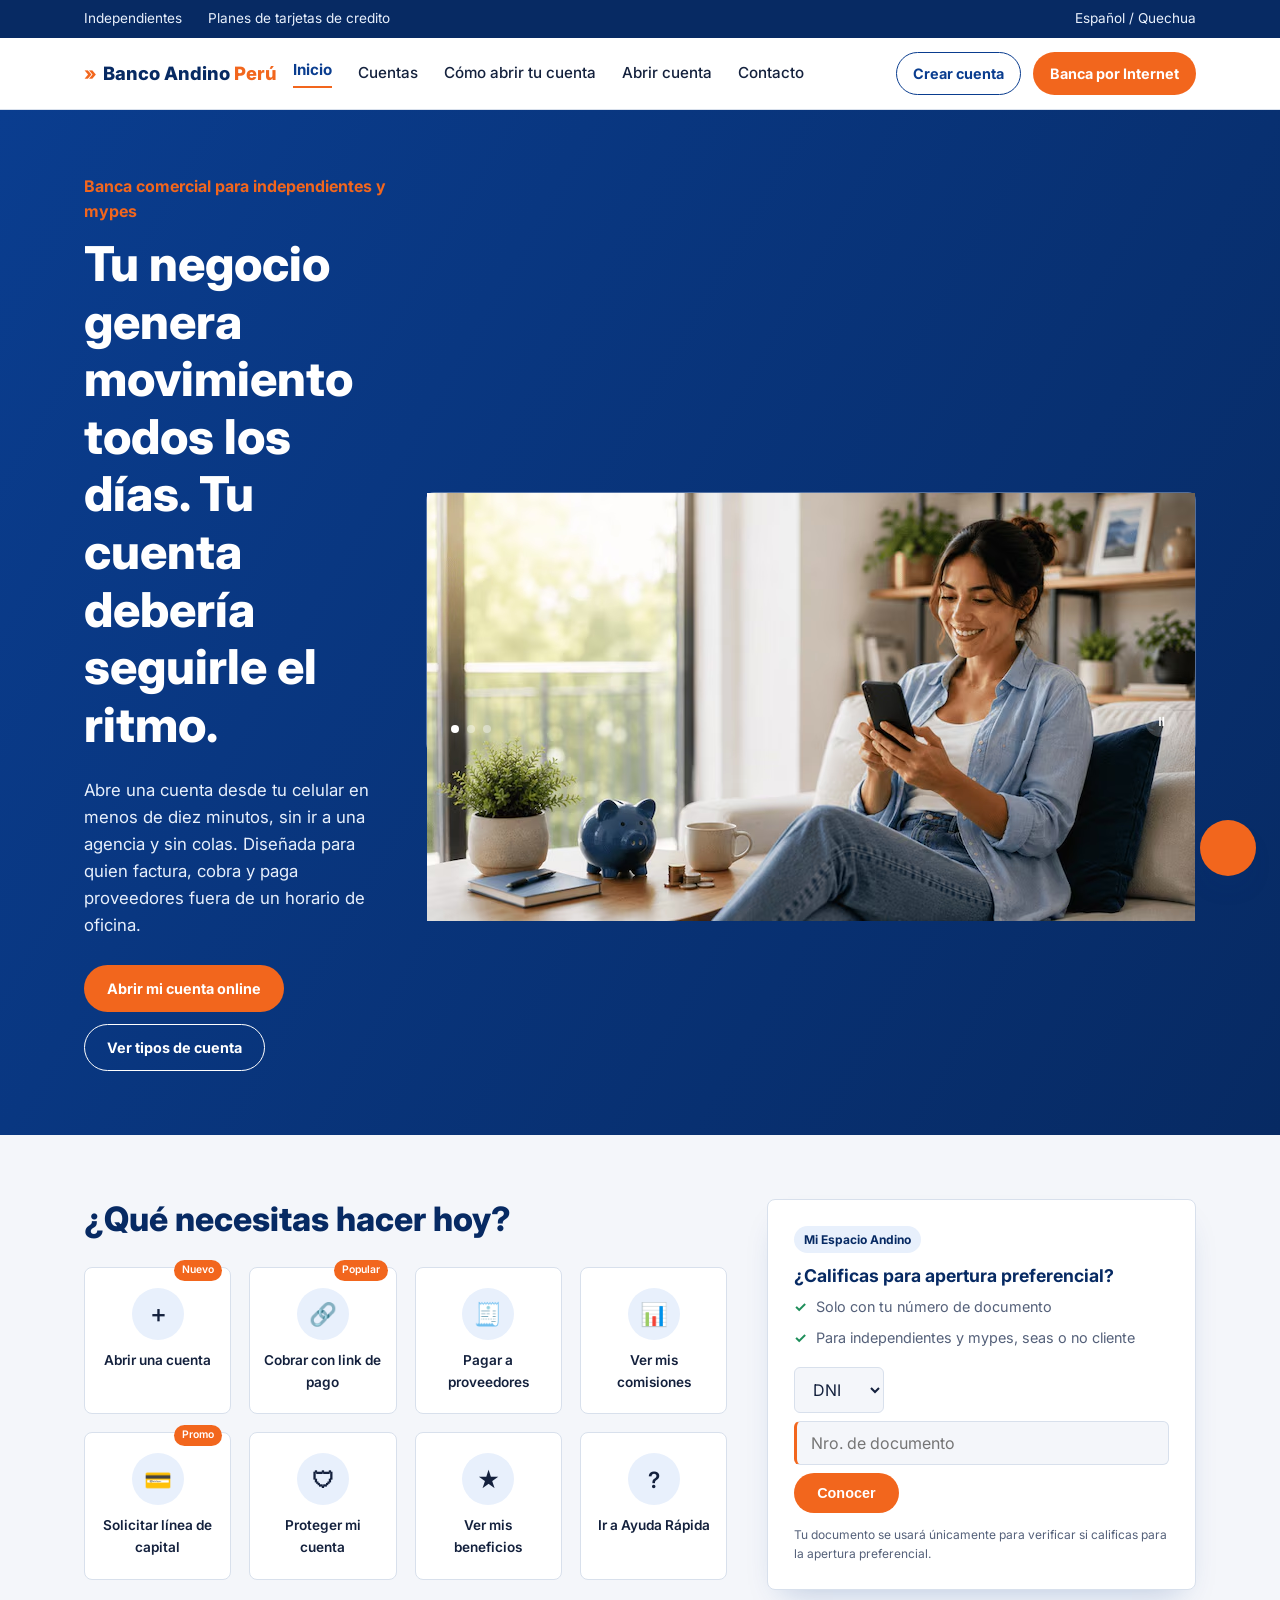
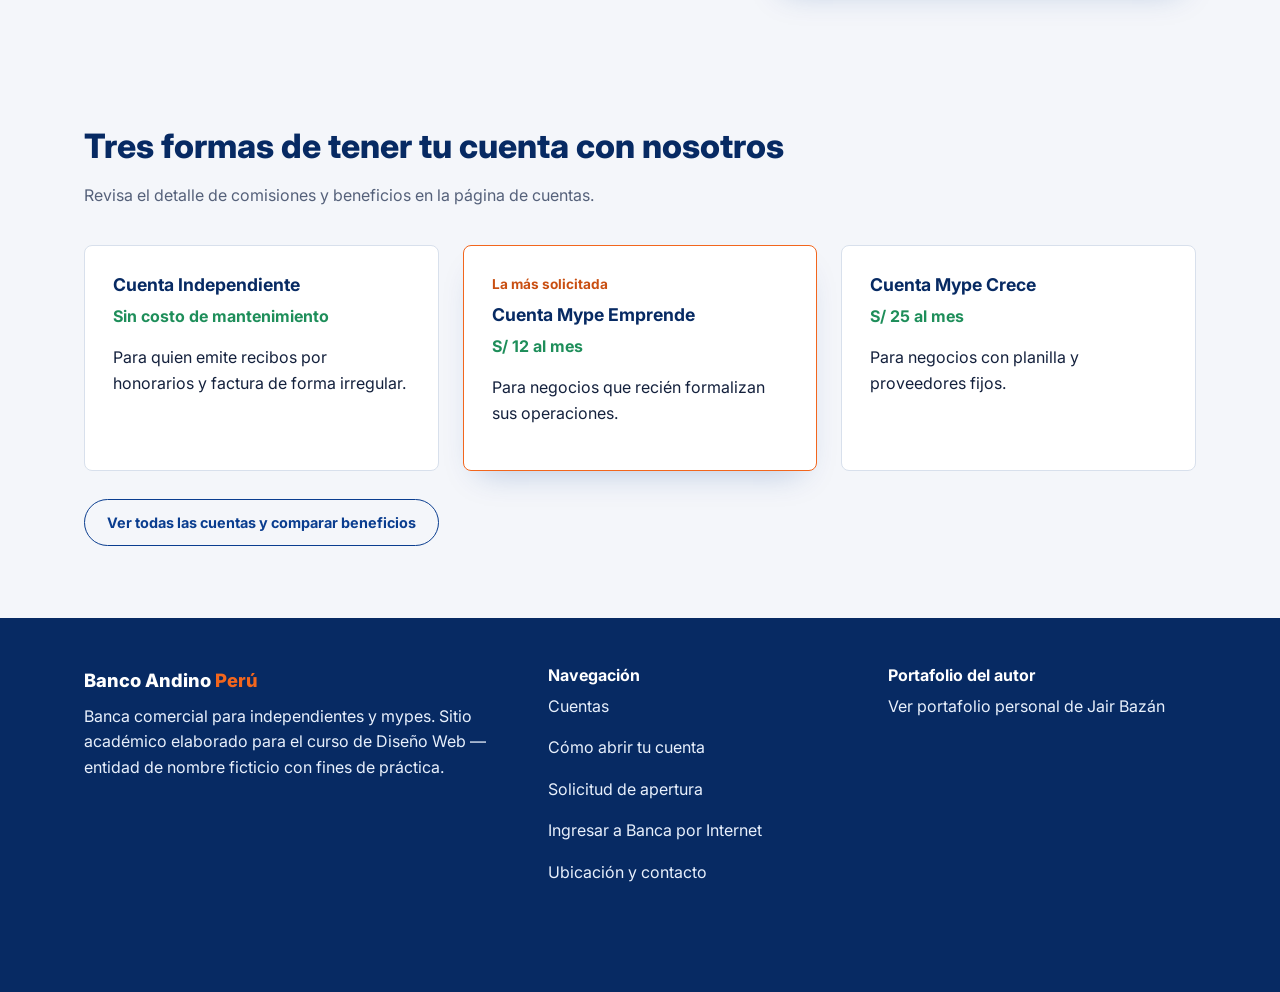
<file: banco-andino-peru-unificado/index.html>
<!DOCTYPE html>
<html lang="es">
<head>
  <meta charset="UTF-8">
  <meta name="viewport" content="width=device-width, initial-scale=1.0">
  <title>Banco Andino Perú — Cuentas para independientes y Planes de tarjetas de credito </title>
  <meta name="description" content="Banco Andino Perú: cuentas para independientes y mypes, apertura de cuenta 100% online, sin costos de mantenimiento el primer año.">
  <link rel="preconnect" href="https://fonts.googleapis.com">
  <link href="https://fonts.googleapis.com/css2?family=Inter:wght@400;500;600;700;800&display=swap" rel="stylesheet">
  <link rel="stylesheet" href="css/style.css">
</head>
<body>

  <div class="barra-superior">
    <div class="wrap barra-superior-inner">
      <nav class="tabs-audiencia" aria-label="Selecciona tu perfil">
        <a href="index.html" class="tab-audiencia">Independientes</a>
        <a href="servicios.html" class="tab-audiencia">Planes de tarjetas de credito </a>
      </nav>
      <p class="idiomas">Español <span aria-hidden="true">/</span> Quechua</p>
    </div>
  </div>

  <header class="site-header">
    <div class="wrap header-inner">
      <a href="index.html" class="logo"><span class="logo-marca">»</span> Banco Andino <span>Perú</span></a>
      <nav class="main-nav" aria-label="Navegación principal">
        <a href="index.html" class="activa">Inicio</a>
        <a href="servicios.html">Cuentas</a>
        <a href="como-funciona.html">Cómo abrir tu cuenta</a>
        <a href="registro.html">Abrir cuenta</a>
        <a href="contacto.html">Contacto</a>
      </nav>
      <div class="header-acciones" id="acciones-sesion">
        <a href="login.html" class="btn btn-outline">Crear cuenta</a>
        <a href="login.html" class="btn btn-acento">Banca por Internet</a>
      </div>
    </div>
  </header>

  <main>

    <section class="hero">
      <div class="wrap hero-inner">
        <div class="hero-text">
          <p class="hero-kicker">Banca comercial para independientes y mypes</p>
          <h1>Tu negocio genera movimiento todos los días. Tu cuenta debería seguirle el ritmo.</h1>
          <p class="hero-lead">Abre una cuenta desde tu celular en menos de diez minutos, sin ir a una agencia y sin colas. Diseñada para quien factura, cobra y paga proveedores fuera de un horario de oficina.</p>
          <div class="hero-actions">
            <a href="registro.html" class="btn btn-acento">Abrir mi cuenta online</a>
            <a href="servicios.html" class="btn btn-outline btn-outline-claro">Ver tipos de cuenta</a>
          </div>
        </div>
        <div class="hero-carrusel" aria-hidden="true">
          <img src="img/carrucel2.avif" alt="hero-carrusel-dots">
          <div class="hero-carrusel-dots">
            <span class="dot is-activo"></span>
            <span class="dot"></span>
            <span class="dot"></span>
          </div>
          <button class="hero-carrusel-pausa" type="button" aria-label="Pausar carrusel">⏸</button>
        </div>
      </div>
    </section>

    <section class="accesos-rapidos">
      <div class="wrap accesos-rapidos-inner">
        <div class="accesos-lista">
          <h2>¿Qué necesitas hacer hoy?</h2>
          <div class="grid-accesos">
            <a href="registro.html" class="acceso">
              <span class="acceso-badge">Nuevo</span>
              <span class="acceso-icono" aria-hidden="true">＋</span>
              <span>Abrir una cuenta</span>
            </a>
            <a href="servicios.html" class="acceso">
              <span class="acceso-badge">Popular</span>
              <span class="acceso-icono" aria-hidden="true">🔗</span>
              <span>Cobrar con link de pago</span>
            </a>
            <a href="como-funciona.html" class="acceso">
              <span class="acceso-icono" aria-hidden="true">🧾</span>
              <span>Pagar a proveedores</span>
            </a>
            <a href="contacto.html" class="acceso">
              <span class="acceso-icono" aria-hidden="true">📊</span>
              <span>Ver mis comisiones</span>
            </a>
            <a href="servicios.html" class="acceso">
              <span class="acceso-badge">Promo</span>
              <span class="acceso-icono" aria-hidden="true">💳</span>
              <span>Solicitar línea de capital</span>
            </a>
            <a href="contacto.html" class="acceso">
              <span class="acceso-icono" aria-hidden="true">🛡</span>
              <span>Proteger mi cuenta</span>
            </a>
            <a href="servicios.html" class="acceso">
              <span class="acceso-icono" aria-hidden="true">★</span>
              <span>Ver mis beneficios</span>
            </a>
            <a href="contacto.html" class="acceso">
              <span class="acceso-icono" aria-hidden="true">?</span>
              <span>Ir a Ayuda Rápida</span>
            </a>
          </div>
        </div>

        <aside class="widget-calificacion">
          <p class="widget-etiqueta">Mi Espacio Andino</p>
          <h3>¿Calificas para apertura preferencial?</h3>
          <ul class="widget-check">
            <li>Solo con tu número de documento</li>
            <li>Para independientes y mypes, seas o no cliente</li>
          </ul>
          <form class="widget-form" id="form-calificacion" action="registro.html" method="get" novalidate>
            <label for="widget-tipo-doc" class="visualmente-oculto">Tipo de documento</label>
            <select id="widget-tipo-doc" name="widget-tipo-doc">
              <option value="dni">DNI</option>
              <option value="ruc">RUC</option>
            </select>
            <label for="widget-doc" class="visualmente-oculto">Número de documento</label>
            <input type="text" id="widget-doc" name="documento" placeholder="Nro. de documento" required pattern="[0-9]{8}([0-9]{3})?" title="Ingresa un DNI de 8 dígitos o un RUC de 11 dígitos">
            <button type="submit" class="btn btn-acento">Conocer</button>
          </form>
          <p class="widget-legal">Tu documento se usará únicamente para verificar si calificas para la apertura preferencial.</p>
        </aside>
      </div>
    </section>

    <section class="teaser-servicios">
      <div class="wrap">
        <h2>Tres formas de tener tu cuenta con nosotros</h2>
        <p class="section-lead">Revisa el detalle de comisiones y beneficios en la página de cuentas.</p>
        <div class="cards-servicios">
          <article class="card-servicio">
            <h3>Cuenta Independiente</h3>
            <p class="precio">Sin costo de mantenimiento</p>
            <p>Para quien emite recibos por honorarios y factura de forma irregular.</p>
          </article>
          <article class="card-servicio card-servicio--destacada">
            <p class="etiqueta-destacada">La más solicitada</p>
            <h3>Cuenta Mype Emprende</h3>
            <p class="precio">S/ 12 al mes</p>
            <p>Para negocios que recién formalizan sus operaciones.</p>
          </article>
          <article class="card-servicio">
            <h3>Cuenta Mype Crece</h3>
            <p class="precio">S/ 25 al mes</p>
            <p>Para negocios con planilla y proveedores fijos.</p>
          </article>
        </div>
        <a href="servicios.html" class="btn btn-outline" style="margin-top: 28px;">Ver todas las cuentas y comparar beneficios</a>
      </div>
    </section>

  </main>

  <footer class="site-footer">
    <div class="wrap footer-inner">
      <div>
        <p class="logo logo-footer">Banco Andino <span>Perú</span></p>
        <p>Banca comercial para independientes y mypes. Sitio académico elaborado para el curso de Diseño Web — entidad de nombre ficticio con fines de práctica.</p>
      </div>
      <div>
        <h3>Navegación</h3>
        <p><a href="servicios.html">Cuentas</a></p>
        <p><a href="como-funciona.html">Cómo abrir tu cuenta</a></p>
        <p><a href="registro.html">Solicitud de apertura</a></p>
        <p><a href="login.html">Ingresar a Banca por Internet</a></p>
        <p><a href="contacto.html">Ubicación y contacto</a></p>
      </div>
      <div>
        <h3>Portafolio del autor</h3>
        <p><a href="../portafolio/index.html">Ver portafolio personal de Jair Bazán</a></p>
      </div>
    </div>
  </footer>

  <a href="registro.html" class="chat-flotante" aria-label="Hablar con un asesor"></a>

  <script type="module" src="js/nav-sesion.js"></script>
  <script src="js/main.js"></script>
</body>
</html>
</file>
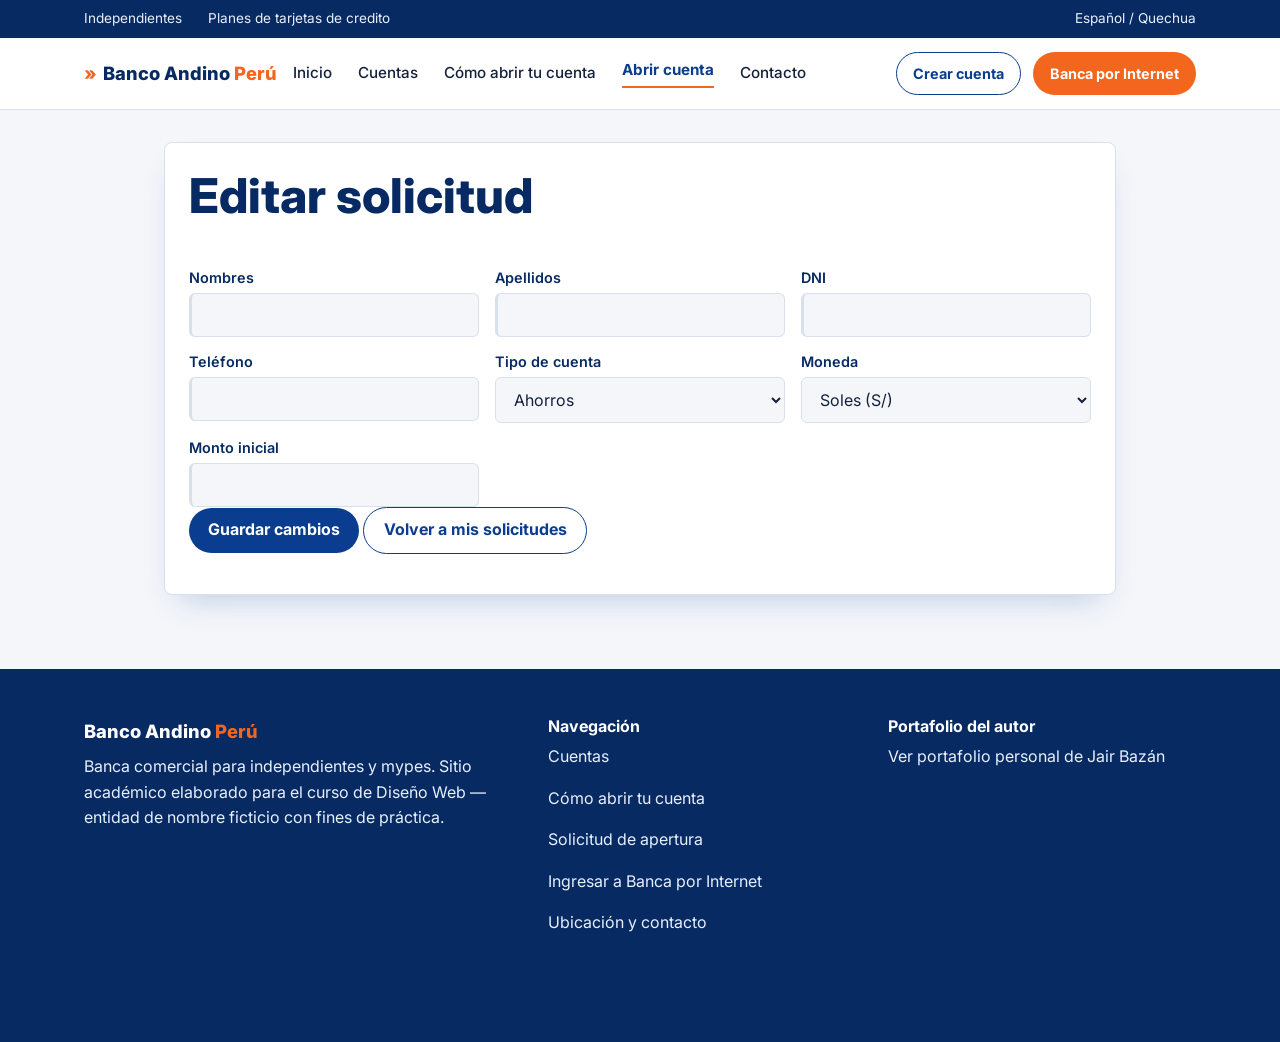
<file: banco-andino-peru-unificado/actualizar.html>
<!DOCTYPE html>
<html lang="es">
<head>
  <meta charset="UTF-8">
  <meta name="viewport" content="width=device-width, initial-scale=1.0">
  <title>Editar solicitud — Banco Andino Perú</title>
  <link rel="preconnect" href="https://fonts.googleapis.com">
  <link href="https://fonts.googleapis.com/css2?family=Inter:wght@400;500;600;700;800&display=swap" rel="stylesheet">
  <link rel="stylesheet" href="css/style.css">
  <link rel="stylesheet" href="css/app.css">
</head>
<body class="app">

  <div class="barra-superior">
    <div class="wrap barra-superior-inner">
      <nav class="tabs-audiencia" aria-label="Selecciona tu perfil">
        <a href="index.html" class="tab-audiencia">Independientes</a>
        <a href="servicios.html" class="tab-audiencia">Planes de tarjetas de credito </a>
      </nav>
      <p class="idiomas">Español <span aria-hidden="true">/</span> Quechua</p>
    </div>
  </div>

  <header class="site-header">
    <div class="wrap header-inner">
      <a href="index.html" class="logo"><span class="logo-marca">»</span> Banco Andino <span>Perú</span></a>
      <nav class="main-nav" aria-label="Navegación principal">
        <a href="index.html">Inicio</a>
        <a href="servicios.html">Cuentas</a>
        <a href="como-funciona.html">Cómo abrir tu cuenta</a>
        <a href="registro.html" class="activa">Abrir cuenta</a>
        <a href="contacto.html">Contacto</a>
      </nav>
      <div class="header-acciones" id="acciones-sesion">
        <a href="login.html" class="btn btn-outline">Crear cuenta</a>
        <a href="login.html" class="btn btn-acento">Banca por Internet</a>
      </div>
    </div>
  </header>

  <main><section class="tarjeta"><h1>Editar solicitud <span class="codigo" id="codigo"></span></h1>
<form id="formActualizar"><div class="grid">
<div><label for="nombres">Nombres</label><input id="nombres" name="nombres" required maxlength="80"></div>
<div><label for="apellidos">Apellidos</label><input id="apellidos" name="apellidos" required maxlength="80"></div>
<div><label for="dni">DNI</label><input id="dni" name="dni" required inputmode="numeric" pattern="[0-9]{8}" title="8 dígitos" maxlength="8"></div>
<div><label for="telefono">Teléfono</label><input id="telefono" name="telefono" type="tel" required pattern="9[0-9]{8}" title="9 dígitos, empieza con 9" maxlength="9"></div>
<div><label for="tipo_cuenta">Tipo de cuenta</label><select id="tipo_cuenta" name="tipo_cuenta" required><option value="ahorros">Ahorros</option><option value="corriente">Corriente</option><option value="sueldo">Sueldo</option></select></div>
<div><label for="moneda">Moneda</label><select id="moneda" name="moneda" required><option value="PEN">Soles (S/)</option><option value="USD">Dólares (US$)</option></select></div>
<div><label for="monto_inicial">Monto inicial</label><input id="monto_inicial" name="monto_inicial" type="number" min="0" step="0.01" required></div>
</div>
<p><button type="submit">Guardar cambios</button> <a class="btn sec" href="consulta.html">Volver a mis solicitudes</a></p></form>
<p id="msgActualizar" class="msg" role="alert" hidden></p></section></main>

  <footer class="site-footer">
    <div class="wrap footer-inner">
      <div>
        <p class="logo logo-footer">Banco Andino <span>Perú</span></p>
        <p>Banca comercial para independientes y mypes. Sitio académico elaborado para el curso de Diseño Web — entidad de nombre ficticio con fines de práctica.</p>
      </div>
      <div>
        <h3>Navegación</h3>
        <p><a href="servicios.html">Cuentas</a></p>
        <p><a href="como-funciona.html">Cómo abrir tu cuenta</a></p>
        <p><a href="registro.html">Solicitud de apertura</a></p>
        <p><a href="login.html">Ingresar a Banca por Internet</a></p>
        <p><a href="contacto.html">Ubicación y contacto</a></p>
      </div>
      <div>
        <h3>Portafolio del autor</h3>
        <p><a href="../portafolio/index.html">Ver portafolio personal de Jair Bazán</a></p>
      </div>
    </div>
  </footer>

  <script type="module" src="js/actualizar/actualizar.js"></script>
</body>
</html>
</file>
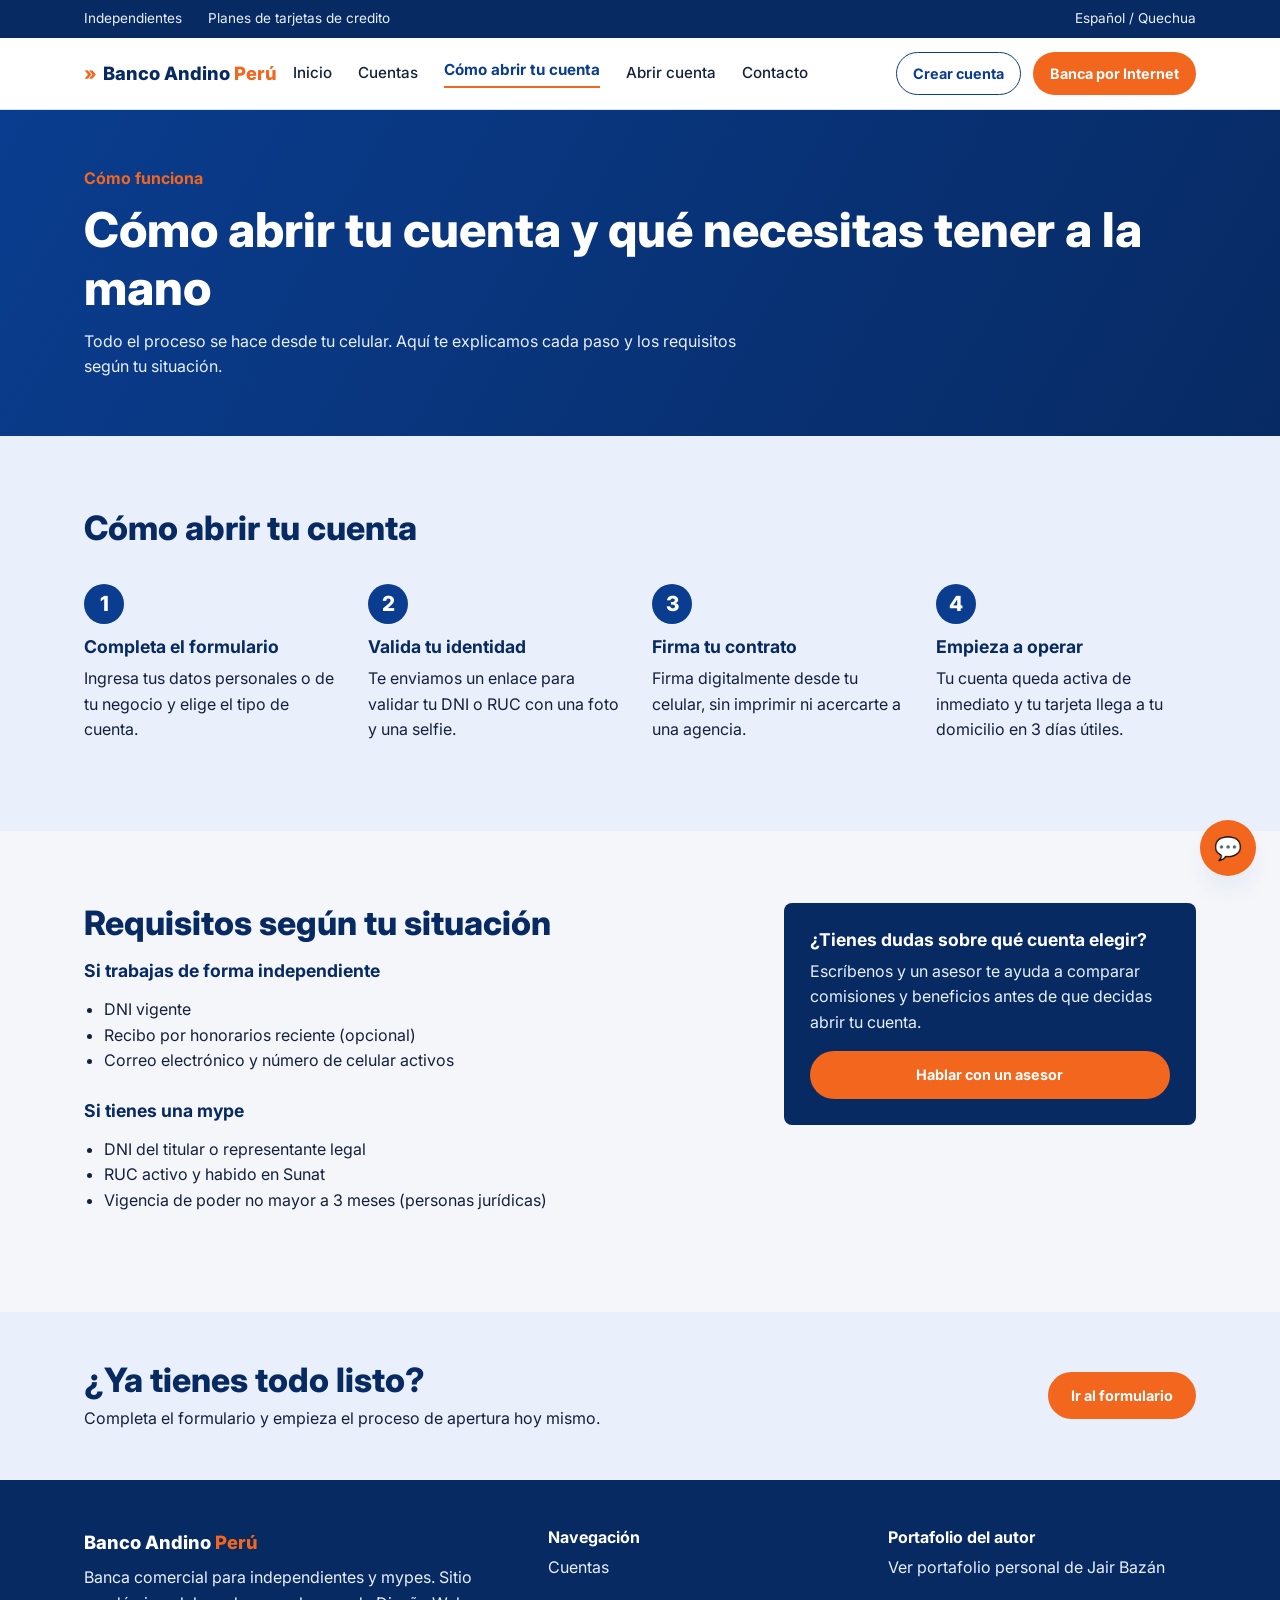
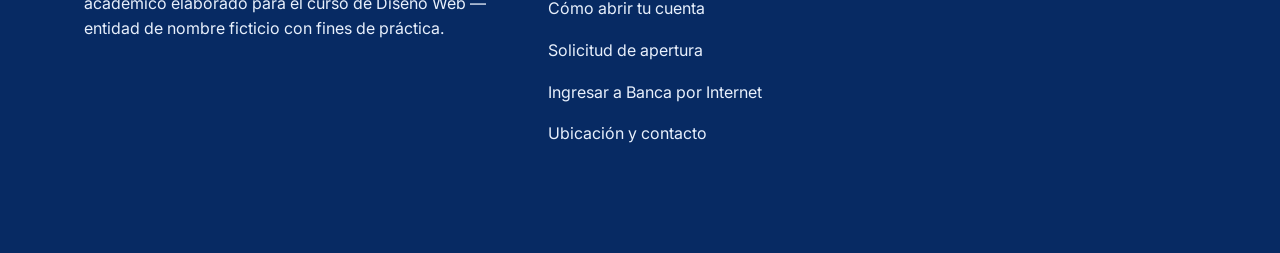
<file: banco-andino-peru-unificado/como-funciona.html>
<!DOCTYPE html>
<html lang="es">
<head>
  <meta charset="UTF-8">
  <meta name="viewport" content="width=device-width, initial-scale=1.0">
  <title>Cómo abrir tu cuenta y requisitos — Banco Andino Perú</title>
  <meta name="description" content="Pasos para abrir tu cuenta online en Banco Andino Perú y requisitos según seas independiente o mype.">
  <link rel="preconnect" href="https://fonts.googleapis.com">
  <link href="https://fonts.googleapis.com/css2?family=Inter:wght@400;500;600;700;800&display=swap" rel="stylesheet">
  <link rel="stylesheet" href="css/style.css">
</head>
<body>

  <div class="barra-superior">
    <div class="wrap barra-superior-inner">
      <nav class="tabs-audiencia" aria-label="Selecciona tu perfil">
        <a href="index.html" class="tab-audiencia">Independientes</a>
        <a href="servicios.html" class="tab-audiencia">Planes de tarjetas de credito </a>
      </nav>
      <p class="idiomas">Español <span aria-hidden="true">/</span> Quechua</p>
    </div>
  </div>

  <header class="site-header">
    <div class="wrap header-inner">
      <a href="index.html" class="logo"><span class="logo-marca">»</span> Banco Andino <span>Perú</span></a>
      <nav class="main-nav" aria-label="Navegación principal">
        <a href="index.html">Inicio</a>
        <a href="servicios.html">Cuentas</a>
        <a href="como-funciona.html" class="activa">Cómo abrir tu cuenta</a>
        <a href="registro.html">Abrir cuenta</a>
        <a href="contacto.html">Contacto</a>
      </nav>
      <div class="header-acciones" id="acciones-sesion">
        <a href="login.html" class="btn btn-outline">Crear cuenta</a>
        <a href="login.html" class="btn btn-acento">Banca por Internet</a>
      </div>
    </div>
  </header>

  <main>

    <section class="hero-pagina">
      <div class="wrap">
        <p class="hero-kicker">Cómo funciona</p>
        <h1>Cómo abrir tu cuenta y qué necesitas tener a la mano</h1>
        <p class="hero-lead-pagina">Todo el proceso se hace desde tu celular. Aquí te explicamos cada paso y los requisitos según tu situación.</p>
      </div>
    </section>

    <section class="proceso">
      <div class="wrap">
        <h2>Cómo abrir tu cuenta</h2>
        <ol class="pasos">
          <li>
            <span class="paso-numero">1</span>
            <div>
              <h3>Completa el formulario</h3>
              <p>Ingresa tus datos personales o de tu negocio y elige el tipo de cuenta.</p>
            </div>
          </li>
          <li>
            <span class="paso-numero">2</span>
            <div>
              <h3>Valida tu identidad</h3>
              <p>Te enviamos un enlace para validar tu DNI o RUC con una foto y una selfie.</p>
            </div>
          </li>
          <li>
            <span class="paso-numero">3</span>
            <div>
              <h3>Firma tu contrato</h3>
              <p>Firma digitalmente desde tu celular, sin imprimir ni acercarte a una agencia.</p>
            </div>
          </li>
          <li>
            <span class="paso-numero">4</span>
            <div>
              <h3>Empieza a operar</h3>
              <p>Tu cuenta queda activa de inmediato y tu tarjeta llega a tu domicilio en 3 días útiles.</p>
            </div>
          </li>
        </ol>
      </div>
    </section>

    <section class="requisitos">
      <div class="wrap requisitos-inner">
        <div>
          <h2>Requisitos según tu situación</h2>
          <div class="requisito-bloque">
            <h3>Si trabajas de forma independiente</h3>
            <ul>
              <li>DNI vigente</li>
              <li>Recibo por honorarios reciente (opcional)</li>
              <li>Correo electrónico y número de celular activos</li>
            </ul>
          </div>
          <div class="requisito-bloque">
            <h3>Si tienes una mype</h3>
            <ul>
              <li>DNI del titular o representante legal</li>
              <li>RUC activo y habido en Sunat</li>
              <li>Vigencia de poder no mayor a 3 meses (personas jurídicas)</li>
            </ul>
          </div>
        </div>
        <aside class="nota-lateral">
          <h3>¿Tienes dudas sobre qué cuenta elegir?</h3>
          <p>Escríbenos y un asesor te ayuda a comparar comisiones y beneficios antes de que decidas abrir tu cuenta.</p>
          <a href="contacto.html" class="btn btn-acento btn-block">Hablar con un asesor</a>
        </aside>
      </div>
    </section>

    <section class="cta-final">
      <div class="wrap cta-final-inner">
        <div>
          <h2>¿Ya tienes todo listo?</h2>
          <p>Completa el formulario y empieza el proceso de apertura hoy mismo.</p>
        </div>
        <a href="registro.html" class="btn btn-acento">Ir al formulario</a>
      </div>
    </section>

  </main>

  <footer class="site-footer">
    <div class="wrap footer-inner">
      <div>
        <p class="logo logo-footer">Banco Andino <span>Perú</span></p>
        <p>Banca comercial para independientes y mypes. Sitio académico elaborado para el curso de Diseño Web — entidad de nombre ficticio con fines de práctica.</p>
      </div>
      <div>
        <h3>Navegación</h3>
        <p><a href="servicios.html">Cuentas</a></p>
        <p><a href="como-funciona.html">Cómo abrir tu cuenta</a></p>
        <p><a href="registro.html">Solicitud de apertura</a></p>
        <p><a href="login.html">Ingresar a Banca por Internet</a></p>
        <p><a href="contacto.html">Ubicación y contacto</a></p>
      </div>
      <div>
        <h3>Portafolio del autor</h3>
        <p><a href="../portafolio/index.html">Ver portafolio personal de Jair Bazán</a></p>
      </div>
    </div>
  </footer>

  <a href="registro.html" class="chat-flotante" aria-label="Hablar con un asesor">💬</a>

  <script type="module" src="js/nav-sesion.js"></script>
  <script src="js/main.js"></script>
</body>
</html>
</file>
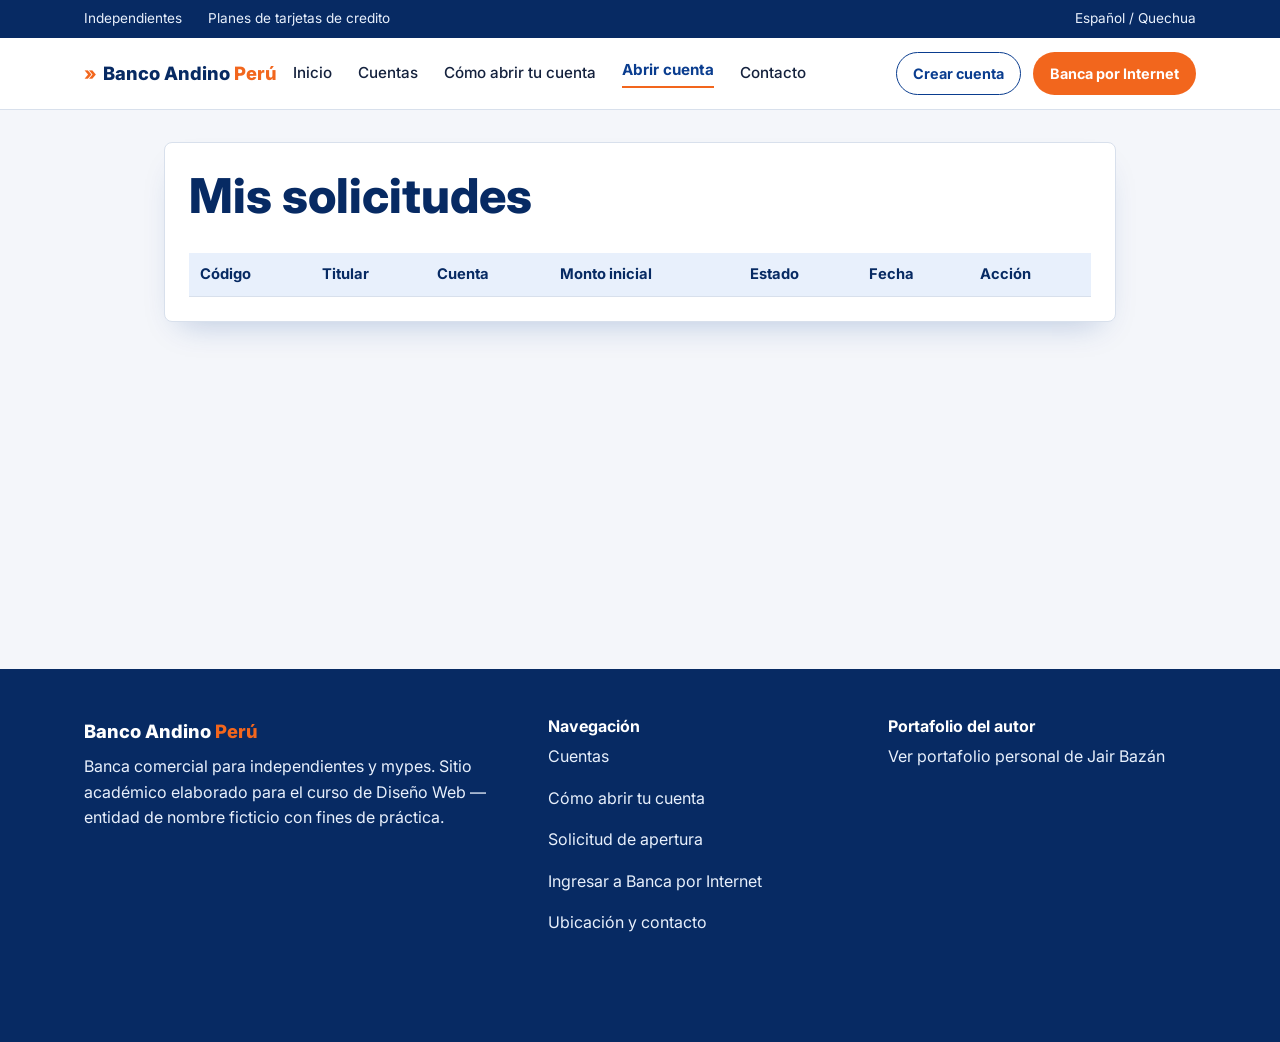
<file: banco-andino-peru-unificado/consulta.html>
<!DOCTYPE html>
<html lang="es">
<head>
  <meta charset="UTF-8">
  <meta name="viewport" content="width=device-width, initial-scale=1.0">
  <title>Mis solicitudes — Banco Andino Perú</title>
  <link rel="preconnect" href="https://fonts.googleapis.com">
  <link href="https://fonts.googleapis.com/css2?family=Inter:wght@400;500;600;700;800&display=swap" rel="stylesheet">
  <link rel="stylesheet" href="css/style.css">
  <link rel="stylesheet" href="css/app.css">
</head>
<body class="app">

  <div class="barra-superior">
    <div class="wrap barra-superior-inner">
      <nav class="tabs-audiencia" aria-label="Selecciona tu perfil">
        <a href="index.html" class="tab-audiencia">Independientes</a>
        <a href="servicios.html" class="tab-audiencia">Planes de tarjetas de credito </a>
      </nav>
      <p class="idiomas">Español <span aria-hidden="true">/</span> Quechua</p>
    </div>
  </div>

  <header class="site-header">
    <div class="wrap header-inner">
      <a href="index.html" class="logo"><span class="logo-marca">»</span> Banco Andino <span>Perú</span></a>
      <nav class="main-nav" aria-label="Navegación principal">
        <a href="index.html">Inicio</a>
        <a href="servicios.html">Cuentas</a>
        <a href="como-funciona.html">Cómo abrir tu cuenta</a>
        <a href="registro.html" class="activa">Abrir cuenta</a>
        <a href="contacto.html">Contacto</a>
      </nav>
      <div class="header-acciones" id="acciones-sesion">
        <a href="login.html" class="btn btn-outline">Crear cuenta</a>
        <a href="login.html" class="btn btn-acento">Banca por Internet</a>
      </div>
    </div>
  </header>

  <main><section class="tarjeta"><h1>Mis solicitudes</h1>
<p id="msgConsulta" class="msg" role="alert" hidden></p>
<div class="tabla"><table><thead><tr><th>Código</th><th>Titular</th><th>Cuenta</th><th>Monto inicial</th><th>Estado</th><th>Fecha</th><th>Acción</th></tr></thead>
<tbody id="cuerpo"></tbody></table></div></section></main>

  <footer class="site-footer">
    <div class="wrap footer-inner">
      <div>
        <p class="logo logo-footer">Banco Andino <span>Perú</span></p>
        <p>Banca comercial para independientes y mypes. Sitio académico elaborado para el curso de Diseño Web — entidad de nombre ficticio con fines de práctica.</p>
      </div>
      <div>
        <h3>Navegación</h3>
        <p><a href="servicios.html">Cuentas</a></p>
        <p><a href="como-funciona.html">Cómo abrir tu cuenta</a></p>
        <p><a href="registro.html">Solicitud de apertura</a></p>
        <p><a href="login.html">Ingresar a Banca por Internet</a></p>
        <p><a href="contacto.html">Ubicación y contacto</a></p>
      </div>
      <div>
        <h3>Portafolio del autor</h3>
        <p><a href="../portafolio/index.html">Ver portafolio personal de Jair Bazán</a></p>
      </div>
    </div>
  </footer>

  <script type="module" src="js/consulta/consulta.js"></script>
</body>
</html>
</file>
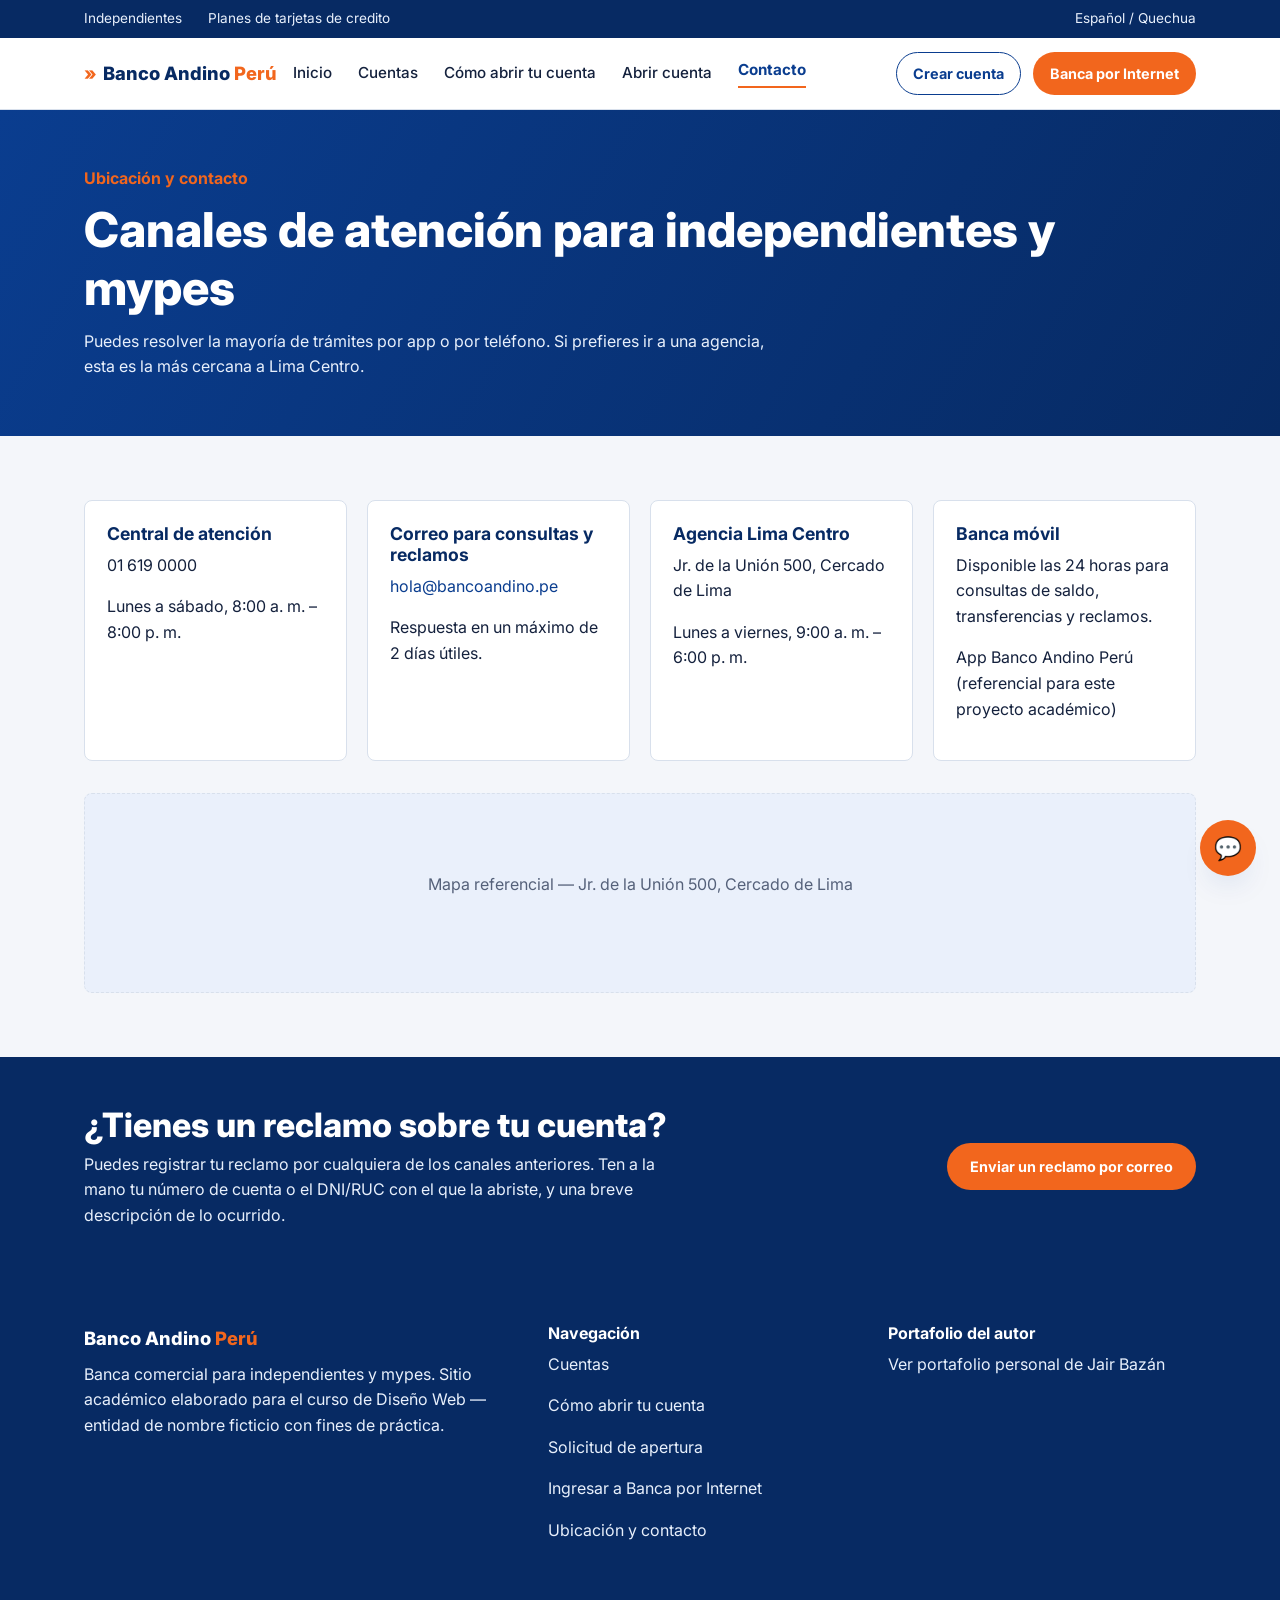
<file: banco-andino-peru-unificado/contacto.html>
<!DOCTYPE html>
<html lang="es">
<head>
  <meta charset="UTF-8">
  <meta name="viewport" content="width=device-width, initial-scale=1.0">
  <title>Ubicación y contacto — Banco Andino Perú</title>
  <meta name="description" content="Canales de atención, agencia y horarios de Banco Andino Perú para consultas y reclamos.">
  <link rel="preconnect" href="https://fonts.googleapis.com">
  <link href="https://fonts.googleapis.com/css2?family=Inter:wght@400;500;600;700;800&display=swap" rel="stylesheet">
  <link rel="stylesheet" href="css/style.css">
</head>
<body>

  <div class="barra-superior">
    <div class="wrap barra-superior-inner">
      <nav class="tabs-audiencia" aria-label="Selecciona tu perfil">
        <a href="index.html" class="tab-audiencia">Independientes</a>
        <a href="servicios.html" class="tab-audiencia">Planes de tarjetas de credito </a>
      </nav>
      <p class="idiomas">Español <span aria-hidden="true">/</span> Quechua</p>
    </div>
  </div>

  <header class="site-header">
    <div class="wrap header-inner">
      <a href="index.html" class="logo"><span class="logo-marca">»</span> Banco Andino <span>Perú</span></a>
      <nav class="main-nav" aria-label="Navegación principal">
        <a href="index.html">Inicio</a>
        <a href="servicios.html">Cuentas</a>
        <a href="como-funciona.html">Cómo abrir tu cuenta</a>
        <a href="registro.html">Abrir cuenta</a>
        <a href="contacto.html" class="activa">Contacto</a>
      </nav>
      <div class="header-acciones" id="acciones-sesion">
        <a href="login.html" class="btn btn-outline">Crear cuenta</a>
        <a href="login.html" class="btn btn-acento">Banca por Internet</a>
      </div>
    </div>
  </header>

  <main>

    <section class="hero-pagina">
      <div class="wrap">
        <p class="hero-kicker">Ubicación y contacto</p>
        <h1>Canales de atención para independientes y mypes</h1>
        <p class="hero-lead-pagina">Puedes resolver la mayoría de trámites por app o por teléfono. Si prefieres ir a una agencia, esta es la más cercana a Lima Centro.</p>
      </div>
    </section>

    <section class="contacto-detalle">
      <div class="wrap contacto-detalle-inner">

        <div class="tarjeta-contacto">
          <h3>Central de atención</h3>
          <p>01 619 0000</p>
          <p>Lunes a sábado, 8:00 a. m. – 8:00 p. m.</p>
        </div>

        <div class="tarjeta-contacto">
          <h3>Correo para consultas y reclamos</h3>
          <p><a href="mailto:hola@bancoandino.pe">hola@bancoandino.pe</a></p>
          <p>Respuesta en un máximo de 2 días útiles.</p>
        </div>

        <div class="tarjeta-contacto">
          <h3>Agencia Lima Centro</h3>
          <p>Jr. de la Unión 500, Cercado de Lima</p>
          <p>Lunes a viernes, 9:00 a. m. – 6:00 p. m.</p>
        </div>

        <div class="tarjeta-contacto">
          <h3>Banca móvil</h3>
          <p>Disponible las 24 horas para consultas de saldo, transferencias y reclamos.</p>
          <p>App Banco Andino Perú (referencial para este proyecto académico)</p>
        </div>

      </div>

      <div class="wrap">
        <div class="mapa-referencial" role="img" aria-label="Mapa referencial de la ubicación de la agencia Lima Centro">
          <p>Mapa referencial — Jr. de la Unión 500, Cercado de Lima</p>
        </div>
      </div>
    </section>

    <section class="reclamos">
      <div class="wrap reclamos-inner">
        <div>
          <h2>¿Tienes un reclamo sobre tu cuenta?</h2>
          <p>Puedes registrar tu reclamo por cualquiera de los canales anteriores. Ten a la mano tu número de cuenta o el DNI/RUC con el que la abriste, y una breve descripción de lo ocurrido.</p>
        </div>
        <a href="mailto:hola@bancoandino.pe?subject=Reclamo%20sobre%20mi%20cuenta" class="btn btn-acento">Enviar un reclamo por correo</a>
      </div>
    </section>

  </main>

  <footer class="site-footer">
    <div class="wrap footer-inner">
      <div>
        <p class="logo logo-footer">Banco Andino <span>Perú</span></p>
        <p>Banca comercial para independientes y mypes. Sitio académico elaborado para el curso de Diseño Web — entidad de nombre ficticio con fines de práctica.</p>
      </div>
      <div>
        <h3>Navegación</h3>
        <p><a href="servicios.html">Cuentas</a></p>
        <p><a href="como-funciona.html">Cómo abrir tu cuenta</a></p>
        <p><a href="registro.html">Solicitud de apertura</a></p>
        <p><a href="login.html">Ingresar a Banca por Internet</a></p>
        <p><a href="contacto.html">Ubicación y contacto</a></p>
      </div>
      <div>
        <h3>Portafolio del autor</h3>
        <p><a href="../portafolio/index.html">Ver portafolio personal de Jair Bazán</a></p>
      </div>
    </div>
  </footer>

  <a href="registro.html" class="chat-flotante" aria-label="Hablar con un asesor">💬</a>

  <script type="module" src="js/nav-sesion.js"></script>
  <script src="js/main.js"></script>
</body>
</html>
</file>
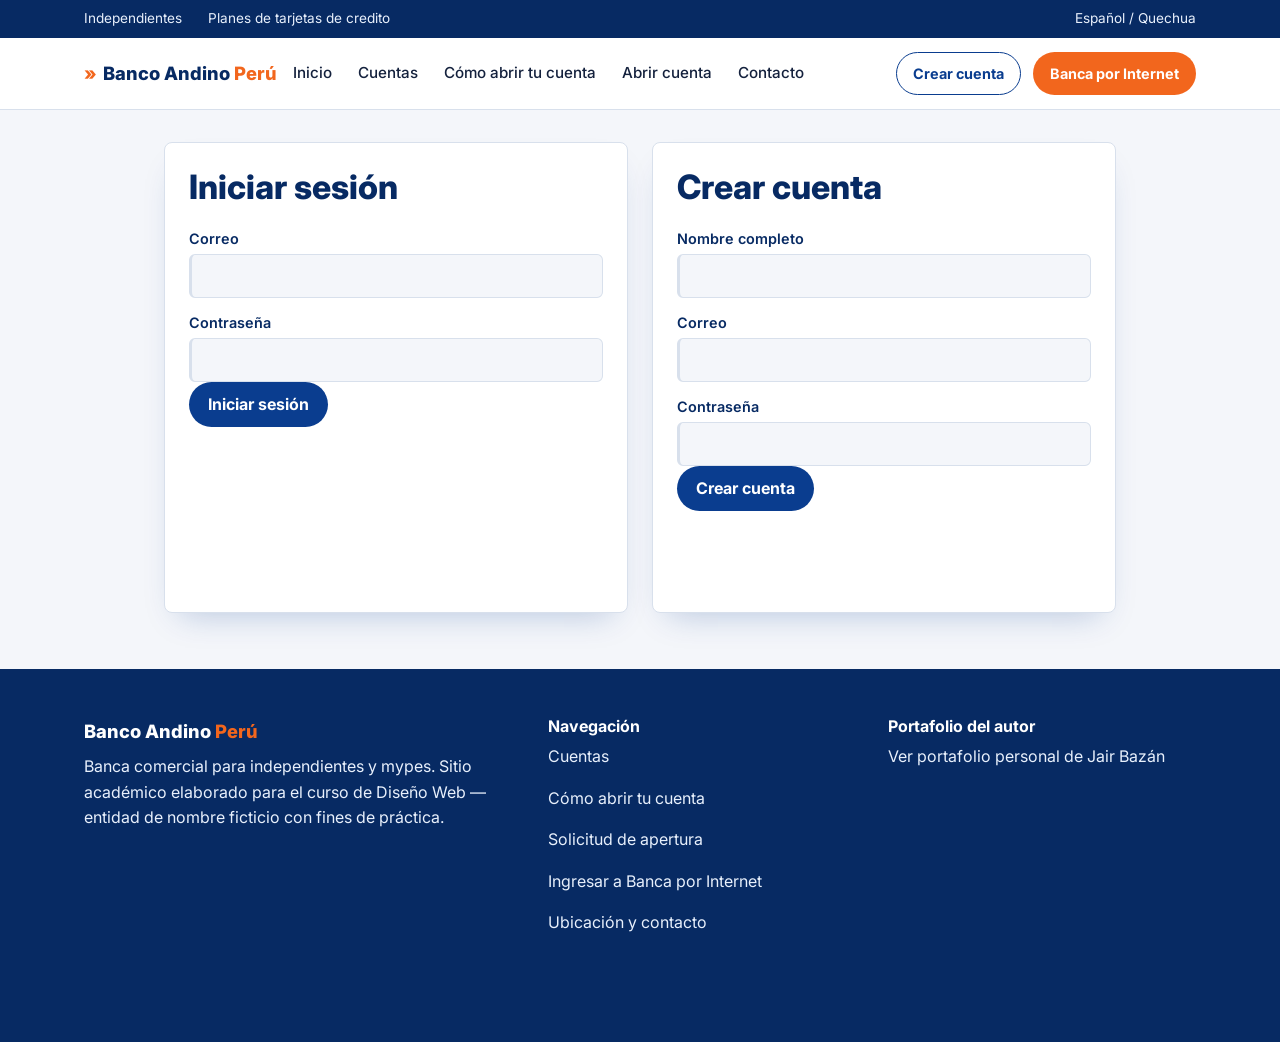
<file: banco-andino-peru-unificado/login.html>
<!DOCTYPE html>
<html lang="es">
<head>
  <meta charset="UTF-8">
  <meta name="viewport" content="width=device-width, initial-scale=1.0">
  <title>Ingresar — Banco Andino Perú</title>
  <link rel="preconnect" href="https://fonts.googleapis.com">
  <link href="https://fonts.googleapis.com/css2?family=Inter:wght@400;500;600;700;800&display=swap" rel="stylesheet">
  <link rel="stylesheet" href="css/style.css">
  <link rel="stylesheet" href="css/app.css">
</head>
<body class="app">

  <div class="barra-superior">
    <div class="wrap barra-superior-inner">
      <nav class="tabs-audiencia" aria-label="Selecciona tu perfil">
        <a href="index.html" class="tab-audiencia">Independientes</a>
        <a href="servicios.html" class="tab-audiencia">Planes de tarjetas de credito </a>
      </nav>
      <p class="idiomas">Español <span aria-hidden="true">/</span> Quechua</p>
    </div>
  </div>

  <header class="site-header">
    <div class="wrap header-inner">
      <a href="index.html" class="logo"><span class="logo-marca">»</span> Banco Andino <span>Perú</span></a>
      <nav class="main-nav" aria-label="Navegación principal">
        <a href="index.html">Inicio</a>
        <a href="servicios.html">Cuentas</a>
        <a href="como-funciona.html">Cómo abrir tu cuenta</a>
        <a href="registro.html">Abrir cuenta</a>
        <a href="contacto.html">Contacto</a>
      </nav>
      <div class="header-acciones" id="acciones-sesion">
        <a href="login.html" class="btn btn-outline">Crear cuenta</a>
        <a href="login.html" class="btn btn-acento">Banca por Internet</a>
      </div>
    </div>
  </header>

  <main class="dos">
<section class="tarjeta"><h2>Iniciar sesión</h2>
<form id="formLogin"><label for="lcorreo">Correo</label><input id="lcorreo" name="correo" type="email" required>
<label for="lclave">Contraseña</label><input id="lclave" name="contrasena" type="password" required>
<p><button type="submit">Iniciar sesión</button></p></form>
<p id="msgLogin" class="msg" role="alert" hidden></p></section>
<section class="tarjeta"><h2>Crear cuenta</h2>
<form id="formCuenta"><label for="cnombre">Nombre completo</label><input id="cnombre" name="nombre" required maxlength="100">
<label for="ccorreo">Correo</label><input id="ccorreo" name="correo" type="email" required>
<label for="cclave">Contraseña</label><input id="cclave" name="contrasena" type="password" required minlength="4">
<p><button type="submit">Crear cuenta</button></p></form>
<p id="msgCuenta" class="msg" role="alert" hidden></p></section>
</main>

  <footer class="site-footer">
    <div class="wrap footer-inner">
      <div>
        <p class="logo logo-footer">Banco Andino <span>Perú</span></p>
        <p>Banca comercial para independientes y mypes. Sitio académico elaborado para el curso de Diseño Web — entidad de nombre ficticio con fines de práctica.</p>
      </div>
      <div>
        <h3>Navegación</h3>
        <p><a href="servicios.html">Cuentas</a></p>
        <p><a href="como-funciona.html">Cómo abrir tu cuenta</a></p>
        <p><a href="registro.html">Solicitud de apertura</a></p>
        <p><a href="login.html">Ingresar a Banca por Internet</a></p>
        <p><a href="contacto.html">Ubicación y contacto</a></p>
      </div>
      <div>
        <h3>Portafolio del autor</h3>
        <p><a href="../portafolio/index.html">Ver portafolio personal de Jair Bazán</a></p>
      </div>
    </div>
  </footer>

  <script type="module" src="js/auth/login.js"></script>
</body>
</html>
</file>
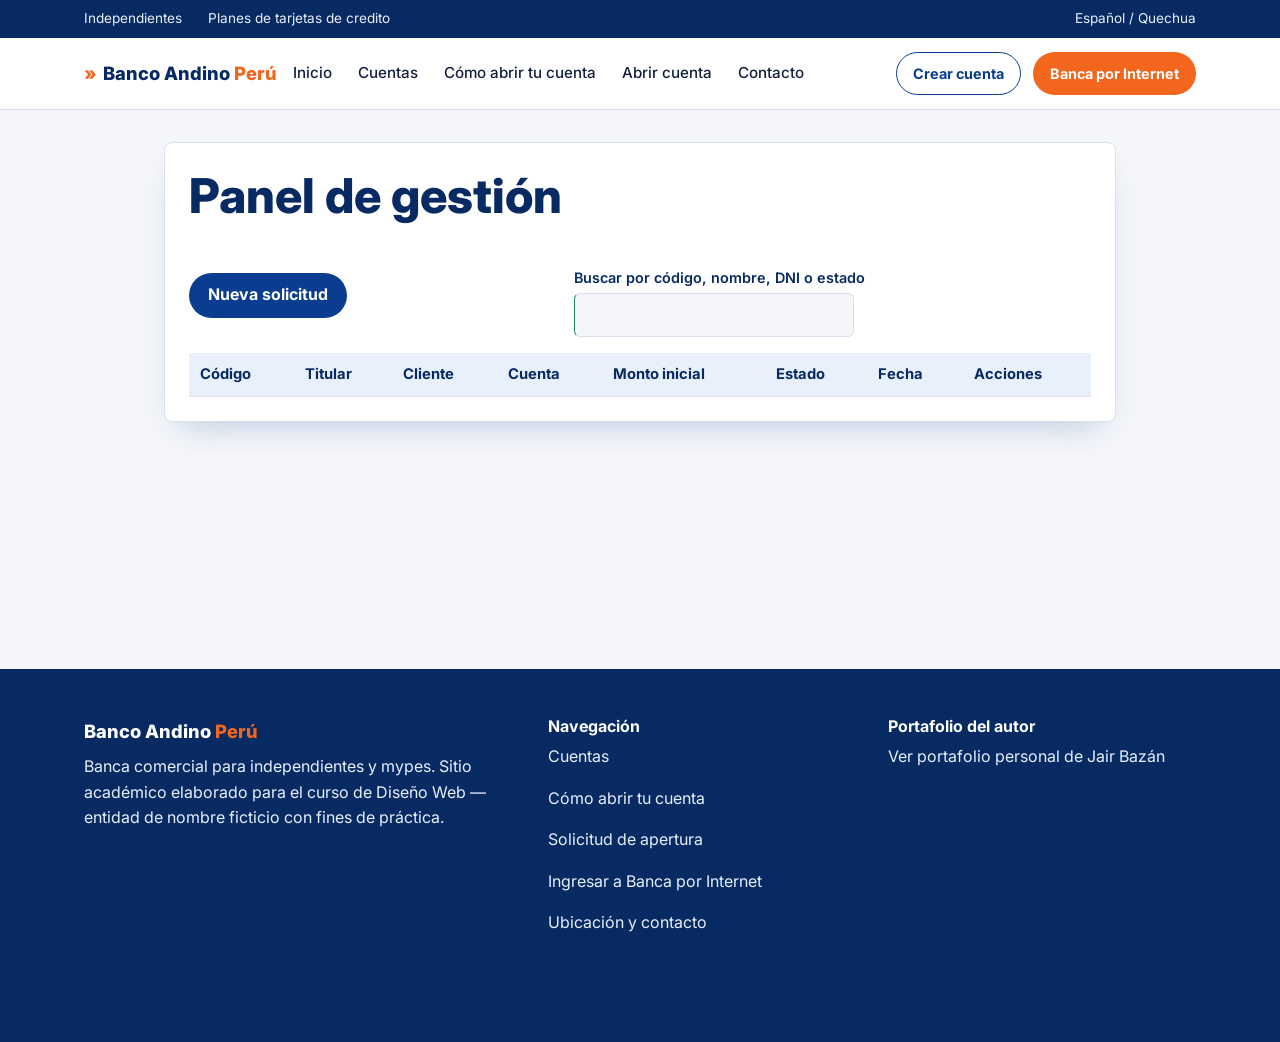
<file: banco-andino-peru-unificado/panel.html>
<!DOCTYPE html>
<html lang="es">
<head>
  <meta charset="UTF-8">
  <meta name="viewport" content="width=device-width, initial-scale=1.0">
  <title>Panel de gestión — Banco Andino Perú</title>
  <link rel="preconnect" href="https://fonts.googleapis.com">
  <link href="https://fonts.googleapis.com/css2?family=Inter:wght@400;500;600;700;800&display=swap" rel="stylesheet">
  <link rel="stylesheet" href="css/style.css">
  <link rel="stylesheet" href="css/app.css">
</head>
<body class="app">

  <div class="barra-superior">
    <div class="wrap barra-superior-inner">
      <nav class="tabs-audiencia" aria-label="Selecciona tu perfil">
        <a href="index.html" class="tab-audiencia">Independientes</a>
        <a href="servicios.html" class="tab-audiencia">Planes de tarjetas de credito </a>
      </nav>
      <p class="idiomas">Español <span aria-hidden="true">/</span> Quechua</p>
    </div>
  </div>

  <header class="site-header">
    <div class="wrap header-inner">
      <a href="index.html" class="logo"><span class="logo-marca">»</span> Banco Andino <span>Perú</span></a>
      <nav class="main-nav" aria-label="Navegación principal">
        <a href="index.html">Inicio</a>
        <a href="servicios.html">Cuentas</a>
        <a href="como-funciona.html">Cómo abrir tu cuenta</a>
        <a href="registro.html">Abrir cuenta</a>
        <a href="contacto.html">Contacto</a>
      </nav>
      <div class="header-acciones" id="acciones-sesion">
        <a href="login.html" class="btn btn-outline">Crear cuenta</a>
        <a href="login.html" class="btn btn-acento">Banca por Internet</a>
      </div>
    </div>
  </header>

  <main><section class="tarjeta"><h1>Panel de gestión</h1>
<p id="msgPanel" class="msg" role="alert" hidden></p>
<div class="barra"><button type="button" id="btnNuevo">Nueva solicitud</button>
<div><label for="buscar">Buscar por código, nombre, DNI o estado</label><input id="buscar" type="search"></div>
<strong id="total"></strong></div>
<section id="seccionForm" class="tarjeta" hidden><h2 id="tituloForm">Nueva solicitud</h2>
<form id="formPanel"><input type="hidden" name="id_editar"><div class="grid">
<div><label for="nombres">Nombres</label><input id="nombres" name="nombres" required maxlength="80"></div>
<div><label for="apellidos">Apellidos</label><input id="apellidos" name="apellidos" required maxlength="80"></div>
<div><label for="dni">DNI</label><input id="dni" name="dni" required inputmode="numeric" pattern="[0-9]{8}" title="8 dígitos" maxlength="8"></div>
<div><label for="telefono">Teléfono</label><input id="telefono" name="telefono" type="tel" required pattern="9[0-9]{8}" title="9 dígitos, empieza con 9" maxlength="9"></div>
<div><label for="tipo_cuenta">Tipo de cuenta</label><select id="tipo_cuenta" name="tipo_cuenta" required><option value="ahorros">Ahorros</option><option value="corriente">Corriente</option><option value="sueldo">Sueldo</option></select></div>
<div><label for="moneda">Moneda</label><select id="moneda" name="moneda" required><option value="PEN">Soles (S/)</option><option value="USD">Dólares (US$)</option></select></div>
<div><label for="monto_inicial">Monto inicial</label><input id="monto_inicial" name="monto_inicial" type="number" min="0" step="0.01" required></div>
<div><label for="estado">Estado</label><select id="estado" name="estado"><option value="registrado">Registrado</option><option value="atendido">Atendido</option><option value="rechazado">Rechazado</option></select></div>
</div>
<p><button type="submit">Guardar</button> <button type="button" class="sec" id="btnCancelar">Cancelar</button></p></form></section>
<div class="tabla"><table><thead><tr><th>Código</th><th>Titular</th><th>Cliente</th><th>Cuenta</th><th>Monto inicial</th><th>Estado</th><th>Fecha</th><th>Acciones</th></tr></thead>
<tbody id="cuerpo"></tbody></table></div></section></main>

  <footer class="site-footer">
    <div class="wrap footer-inner">
      <div>
        <p class="logo logo-footer">Banco Andino <span>Perú</span></p>
        <p>Banca comercial para independientes y mypes. Sitio académico elaborado para el curso de Diseño Web — entidad de nombre ficticio con fines de práctica.</p>
      </div>
      <div>
        <h3>Navegación</h3>
        <p><a href="servicios.html">Cuentas</a></p>
        <p><a href="como-funciona.html">Cómo abrir tu cuenta</a></p>
        <p><a href="registro.html">Solicitud de apertura</a></p>
        <p><a href="login.html">Ingresar a Banca por Internet</a></p>
        <p><a href="contacto.html">Ubicación y contacto</a></p>
      </div>
      <div>
        <h3>Portafolio del autor</h3>
        <p><a href="../portafolio/index.html">Ver portafolio personal de Jair Bazán</a></p>
      </div>
    </div>
  </footer>

  <script type="module" src="js/panel/panel.js"></script>
</body>
</html>
</file>
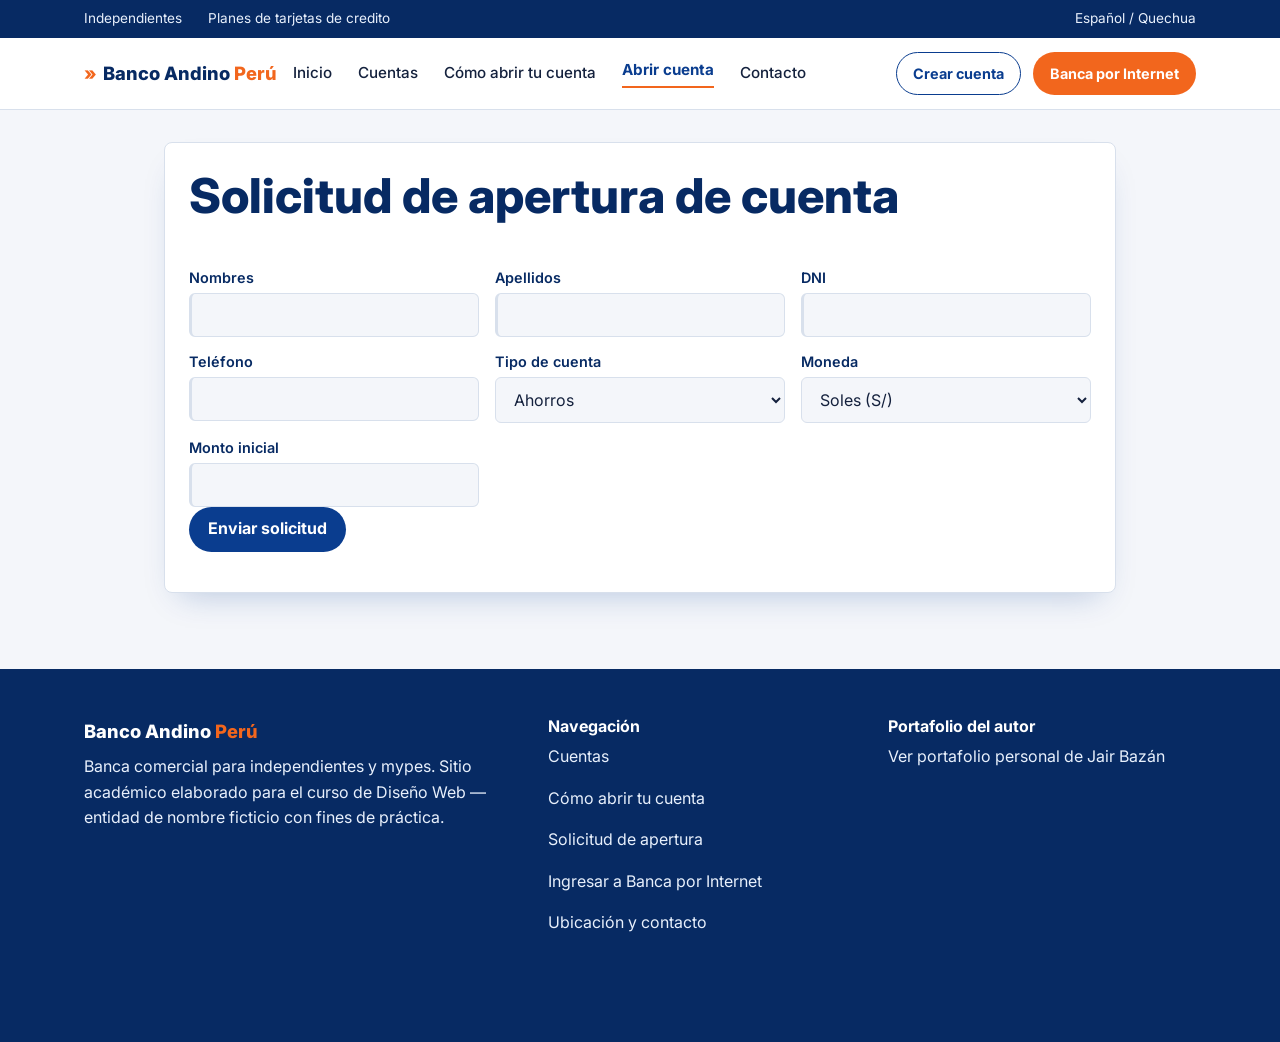
<file: banco-andino-peru-unificado/registro.html>
<!DOCTYPE html>
<html lang="es">
<head>
  <meta charset="UTF-8">
  <meta name="viewport" content="width=device-width, initial-scale=1.0">
  <title>Abrir cuenta — Banco Andino Perú</title>
  <link rel="preconnect" href="https://fonts.googleapis.com">
  <link href="https://fonts.googleapis.com/css2?family=Inter:wght@400;500;600;700;800&display=swap" rel="stylesheet">
  <link rel="stylesheet" href="css/style.css">
  <link rel="stylesheet" href="css/app.css">
</head>
<body class="app">

  <div class="barra-superior">
    <div class="wrap barra-superior-inner">
      <nav class="tabs-audiencia" aria-label="Selecciona tu perfil">
        <a href="index.html" class="tab-audiencia">Independientes</a>
        <a href="servicios.html" class="tab-audiencia">Planes de tarjetas de credito </a>
      </nav>
      <p class="idiomas">Español <span aria-hidden="true">/</span> Quechua</p>
    </div>
  </div>

  <header class="site-header">
    <div class="wrap header-inner">
      <a href="index.html" class="logo"><span class="logo-marca">»</span> Banco Andino <span>Perú</span></a>
      <nav class="main-nav" aria-label="Navegación principal">
        <a href="index.html">Inicio</a>
        <a href="servicios.html">Cuentas</a>
        <a href="como-funciona.html">Cómo abrir tu cuenta</a>
        <a href="registro.html" class="activa">Abrir cuenta</a>
        <a href="contacto.html">Contacto</a>
      </nav>
      <div class="header-acciones" id="acciones-sesion">
        <a href="login.html" class="btn btn-outline">Crear cuenta</a>
        <a href="login.html" class="btn btn-acento">Banca por Internet</a>
      </div>
    </div>
  </header>

  <main><section class="tarjeta"><h1>Solicitud de apertura de cuenta</h1>
<form id="formRegistro"><div class="grid">
<div><label for="nombres">Nombres</label><input id="nombres" name="nombres" required maxlength="80"></div>
<div><label for="apellidos">Apellidos</label><input id="apellidos" name="apellidos" required maxlength="80"></div>
<div><label for="dni">DNI</label><input id="dni" name="dni" required inputmode="numeric" pattern="[0-9]{8}" title="8 dígitos" maxlength="8"></div>
<div><label for="telefono">Teléfono</label><input id="telefono" name="telefono" type="tel" required pattern="9[0-9]{8}" title="9 dígitos, empieza con 9" maxlength="9"></div>
<div><label for="tipo_cuenta">Tipo de cuenta</label><select id="tipo_cuenta" name="tipo_cuenta" required><option value="ahorros">Ahorros</option><option value="corriente">Corriente</option><option value="sueldo">Sueldo</option></select></div>
<div><label for="moneda">Moneda</label><select id="moneda" name="moneda" required><option value="PEN">Soles (S/)</option><option value="USD">Dólares (US$)</option></select></div>
<div><label for="monto_inicial">Monto inicial</label><input id="monto_inicial" name="monto_inicial" type="number" min="0" step="0.01" required></div>
</div>
<p><button type="submit">Enviar solicitud</button></p></form>
<p id="msgRegistro" class="msg" role="alert" hidden></p></section></main>

  <footer class="site-footer">
    <div class="wrap footer-inner">
      <div>
        <p class="logo logo-footer">Banco Andino <span>Perú</span></p>
        <p>Banca comercial para independientes y mypes. Sitio académico elaborado para el curso de Diseño Web — entidad de nombre ficticio con fines de práctica.</p>
      </div>
      <div>
        <h3>Navegación</h3>
        <p><a href="servicios.html">Cuentas</a></p>
        <p><a href="como-funciona.html">Cómo abrir tu cuenta</a></p>
        <p><a href="registro.html">Solicitud de apertura</a></p>
        <p><a href="login.html">Ingresar a Banca por Internet</a></p>
        <p><a href="contacto.html">Ubicación y contacto</a></p>
      </div>
      <div>
        <h3>Portafolio del autor</h3>
        <p><a href="../portafolio/index.html">Ver portafolio personal de Jair Bazán</a></p>
      </div>
    </div>
  </footer>

  <script type="module" src="js/registro/registro.js"></script>
</body>
</html>
</file>
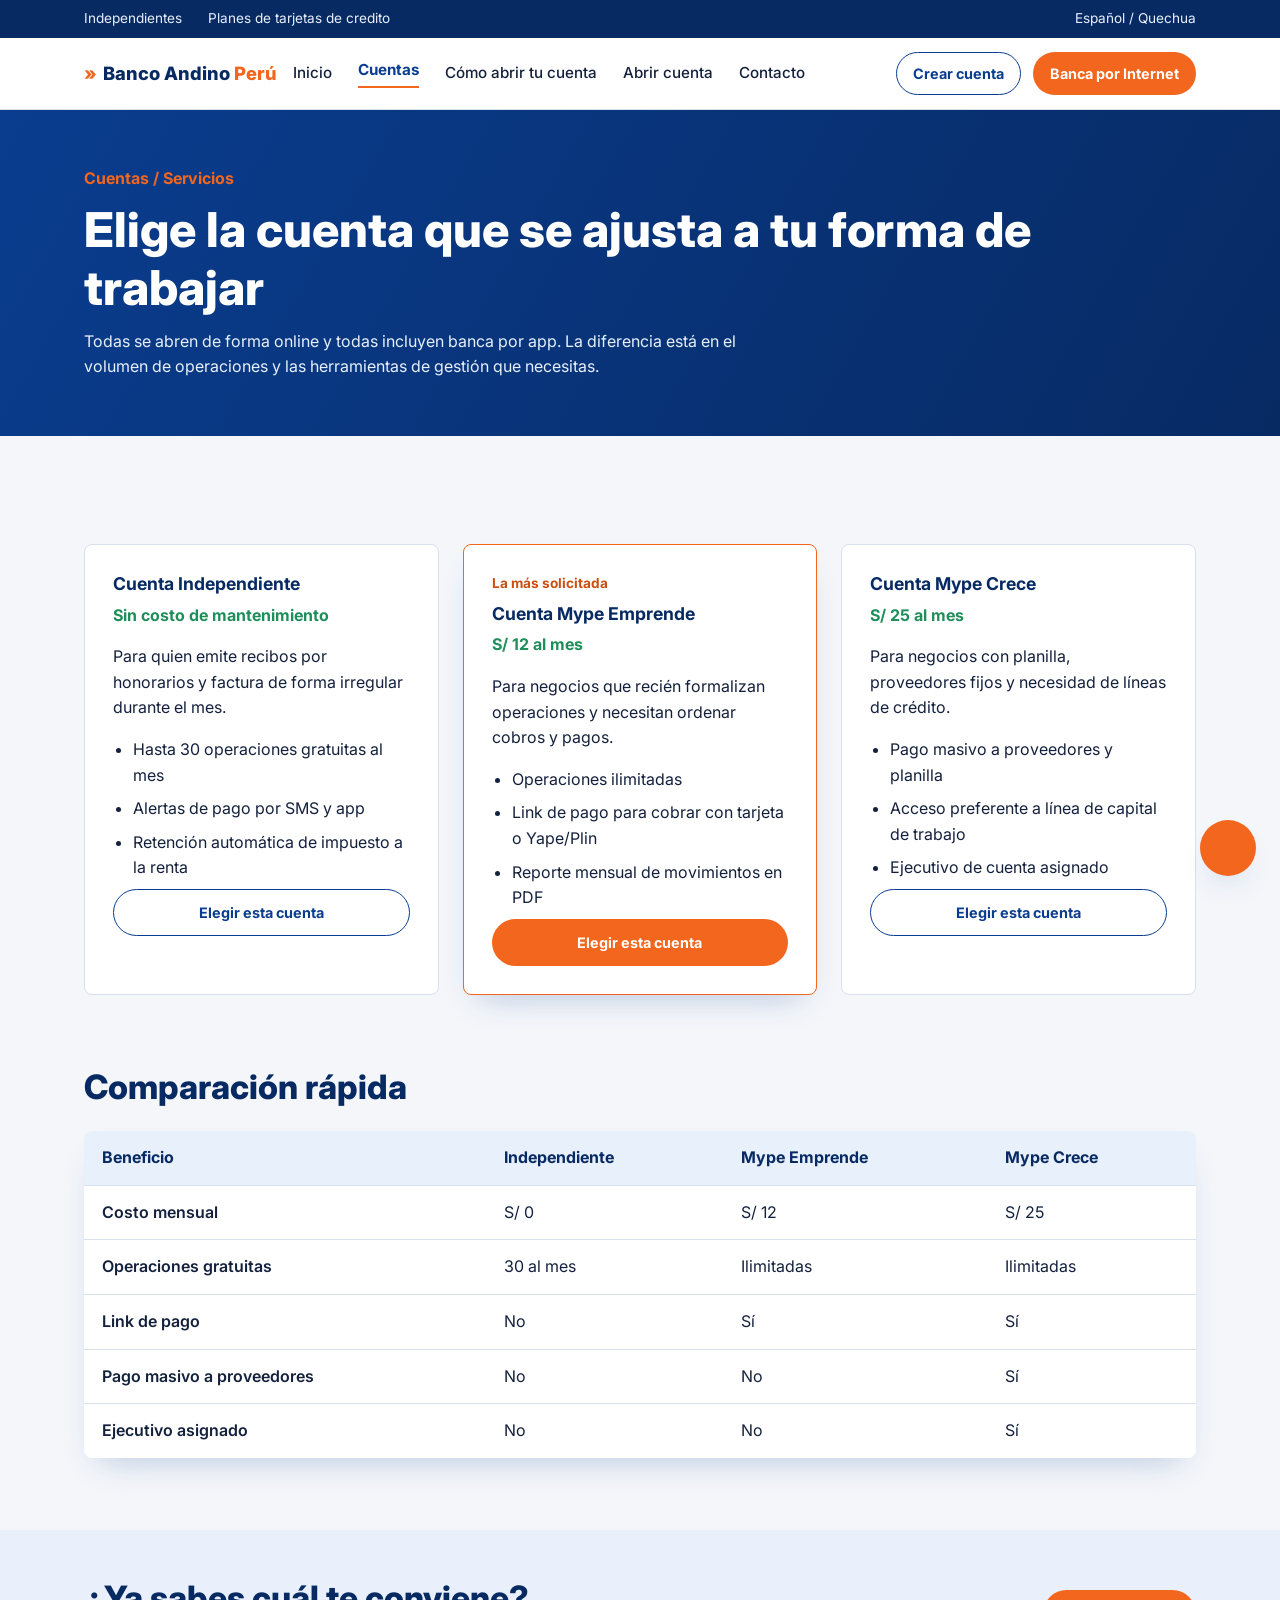
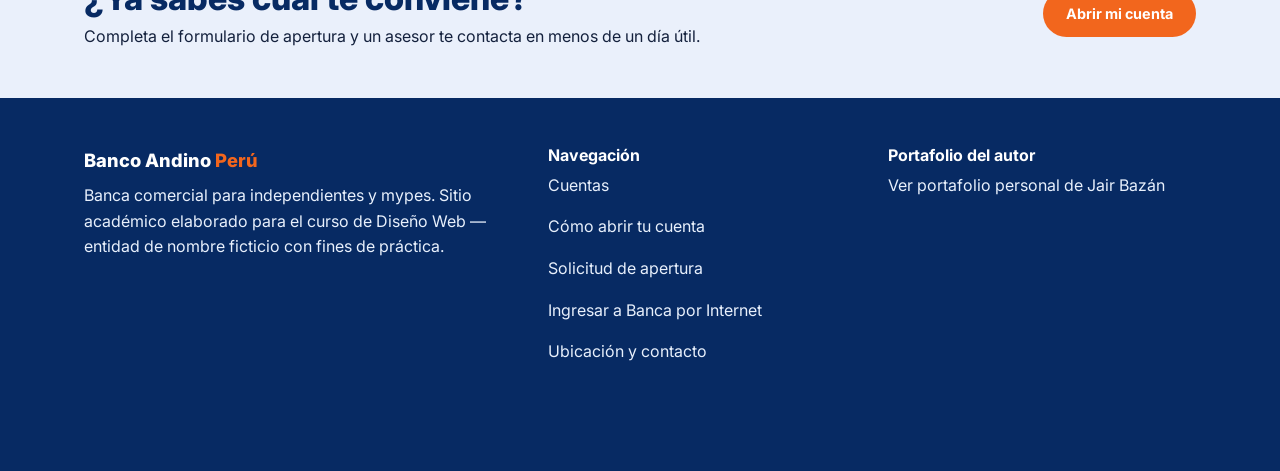
<file: banco-andino-peru-unificado/servicios.html>
<!DOCTYPE html>
<html lang="es">
<head>
  <meta charset="UTF-8">
  <meta name="viewport" content="width=device-width, initial-scale=1.0">
  <title>Cuentas para independientes y mypes — Banco Andino Perú</title>
  <meta name="description" content="Compara las cuentas de Banco Andino Perú para independientes y mypes: comisiones, beneficios y herramientas de gestión.">
  <link rel="preconnect" href="https://fonts.googleapis.com">
  <link href="https://fonts.googleapis.com/css2?family=Inter:wght@400;500;600;700;800&display=swap" rel="stylesheet">
  <link rel="stylesheet" href="css/style.css">
</head>
<body>

  <div class="barra-superior">
    <div class="wrap barra-superior-inner">
      <nav class="tabs-audiencia" aria-label="Selecciona tu perfil">
        <a href="index.html" class="tab-audiencia">Independientes</a>
        <a href="servicios.html" class="tab-audiencia">Planes de tarjetas de credito </a>
      </nav>
      <p class="idiomas">Español <span aria-hidden="true">/</span> Quechua</p>
    </div>
  </div>

  <header class="site-header">
    <div class="wrap header-inner">
      <a href="index.html" class="logo"><span class="logo-marca">»</span> Banco Andino <span>Perú</span></a>
      <nav class="main-nav" aria-label="Navegación principal">
        <a href="index.html">Inicio</a>
        <a href="servicios.html" class="activa">Cuentas</a>
        <a href="como-funciona.html">Cómo abrir tu cuenta</a>
        <a href="registro.html">Abrir cuenta</a>
        <a href="contacto.html">Contacto</a>
      </nav>
      <div class="header-acciones" id="acciones-sesion">
        <a href="login.html" class="btn btn-outline">Crear cuenta</a>
        <a href="login.html" class="btn btn-acento">Banca por Internet</a>
      </div>
    </div>
  </header>

  <main>

    <section class="hero-pagina">
      <div class="wrap">
        <p class="hero-kicker">Cuentas / Servicios</p>
        <h1>Elige la cuenta que se ajusta a tu forma de trabajar</h1>
        <p class="hero-lead-pagina">Todas se abren de forma online y todas incluyen banca por app. La diferencia está en el volumen de operaciones y las herramientas de gestión que necesitas.</p>
      </div>
    </section>

    <section class="servicios">
      <div class="wrap">
        <div class="cards-servicios">
          <article class="card-servicio">
            <h3>Cuenta Independiente</h3>
            <p class="precio">Sin costo de mantenimiento</p>
            <p>Para quien emite recibos por honorarios y factura de forma irregular durante el mes.</p>
            <ul>
              <li>Hasta 30 operaciones gratuitas al mes</li>
              <li>Alertas de pago por SMS y app</li>
              <li>Retención automática de impuesto a la renta</li>
            </ul>
            <a href="registro.html" class="btn btn-outline btn-block">Elegir esta cuenta</a>
          </article>

          <article class="card-servicio card-servicio--destacada">
            <p class="etiqueta-destacada">La más solicitada</p>
            <h3>Cuenta Mype Emprende</h3>
            <p class="precio">S/ 12 al mes</p>
            <p>Para negocios que recién formalizan operaciones y necesitan ordenar cobros y pagos.</p>
            <ul>
              <li>Operaciones ilimitadas</li>
              <li>Link de pago para cobrar con tarjeta o Yape/Plin</li>
              <li>Reporte mensual de movimientos en PDF</li>
            </ul>
            <a href="registro.html" class="btn btn-acento btn-block">Elegir esta cuenta</a>
          </article>

          <article class="card-servicio">
            <h3>Cuenta Mype Crece</h3>
            <p class="precio">S/ 25 al mes</p>
            <p>Para negocios con planilla, proveedores fijos y necesidad de líneas de crédito.</p>
            <ul>
              <li>Pago masivo a proveedores y planilla</li>
              <li>Acceso preferente a línea de capital de trabajo</li>
              <li>Ejecutivo de cuenta asignado</li>
            </ul>
            <a href="registro.html" class="btn btn-outline btn-block">Elegir esta cuenta</a>
          </article>
        </div>
      </div>
    </section>

    <section class="comparativo">
      <div class="wrap">
        <h2>Comparación rápida</h2>
        <table class="tabla-comparativa">
          <thead>
            <tr>
              <th scope="col">Beneficio</th>
              <th scope="col">Independiente</th>
              <th scope="col">Mype Emprende</th>
              <th scope="col">Mype Crece</th>
            </tr>
          </thead>
          <tbody>
            <tr>
              <th scope="row">Costo mensual</th>
              <td>S/ 0</td>
              <td>S/ 12</td>
              <td>S/ 25</td>
            </tr>
            <tr>
              <th scope="row">Operaciones gratuitas</th>
              <td>30 al mes</td>
              <td>Ilimitadas</td>
              <td>Ilimitadas</td>
            </tr>
            <tr>
              <th scope="row">Link de pago</th>
              <td>No</td>
              <td>Sí</td>
              <td>Sí</td>
            </tr>
            <tr>
              <th scope="row">Pago masivo a proveedores</th>
              <td>No</td>
              <td>No</td>
              <td>Sí</td>
            </tr>
            <tr>
              <th scope="row">Ejecutivo asignado</th>
              <td>No</td>
              <td>No</td>
              <td>Sí</td>
            </tr>
          </tbody>
        </table>
      </div>
    </section>

    <section class="cta-final">
      <div class="wrap cta-final-inner">
        <div>
          <h2>¿Ya sabes cuál te conviene?</h2>
          <p>Completa el formulario de apertura y un asesor te contacta en menos de un día útil.</p>
        </div>
        <a href="registro.html" class="btn btn-acento">Abrir mi cuenta</a>
      </div>
    </section>

  </main>

  <footer class="site-footer">
    <div class="wrap footer-inner">
      <div>
        <p class="logo logo-footer">Banco Andino <span>Perú</span></p>
        <p>Banca comercial para independientes y mypes. Sitio académico elaborado para el curso de Diseño Web — entidad de nombre ficticio con fines de práctica.</p>
      </div>
      <div>
        <h3>Navegación</h3>
        <p><a href="servicios.html">Cuentas</a></p>
        <p><a href="como-funciona.html">Cómo abrir tu cuenta</a></p>
        <p><a href="registro.html">Solicitud de apertura</a></p>
        <p><a href="login.html">Ingresar a Banca por Internet</a></p>
        <p><a href="contacto.html">Ubicación y contacto</a></p>
      </div>
      <div>
        <h3>Portafolio del autor</h3>
        <p><a href="../portafolio/index.html">Ver portafolio personal de Jair Bazán</a></p>
      </div>
    </div>
  </footer>

  <a href="registro.html" class="chat-flotante" aria-label="Hablar con un asesor"></a>

  <script type="module" src="js/nav-sesion.js"></script>
  <script src="js/main.js"></script>
</body>
</html>
</file>
<file: banco-andino-peru-unificado/css/style.css>
:root {
  --color-primario: #0A3D8F;
  --color-primario-oscuro: #072A63;
  --color-primario-claro: #E8F0FC;
  --color-acento: #F2661D;
  --color-acento-oscuro: #C94F12;
  --color-verde: #1E8E5A;
  --color-fondo: #F4F6FA;
  --color-fondo-alt: #EAF0FB;
  --color-blanco: #FFFFFF;
  --color-texto: #14213D;
  --color-texto-suave: #55617A;
  --color-borde: #D8E0EC;

  --fuente-titular: "Inter", system-ui, sans-serif;
  --fuente-texto: "Inter", system-ui, sans-serif;

  --radio: 8px;
  --radio-pill: 999px;
  --sombra: 0 16px 32px -16px rgba(10, 61, 143, 0.28);
  --ancho-maximo: 1160px;
}

* { box-sizing: border-box; }

html { scroll-behavior: smooth; }

body {
  margin: 0;
  font-family: var(--fuente-texto);
  color: var(--color-texto);
  background: var(--color-fondo);
  line-height: 1.6;
}

h1, h2, h3 {
  font-family: var(--fuente-titular);
  color: var(--color-primario-oscuro);
  line-height: 1.2;
  margin: 0 0 0.5em;
  font-weight: 800;
}

h1 { font-size: clamp(2rem, 4vw, 3rem); }
h2 { font-size: clamp(1.5rem, 3vw, 2.1rem); }
h3 { font-size: 1.1rem; font-weight: 700; }

p { margin: 0 0 1em; max-width: 62ch; }

a {
  color: var(--color-primario);
  text-decoration: none;
}

a:hover { color: var(--color-acento); }

.visualmente-oculto {
  position: absolute;
  width: 1px; height: 1px;
  overflow: hidden;
  clip: rect(0 0 0 0);
  white-space: nowrap;
}

.wrap {
  max-width: var(--ancho-maximo);
  margin: 0 auto;
  padding: 0 24px;
}

/* ---------- Barra superior de audiencias ---------- */

.barra-superior {
  background: var(--color-primario-oscuro);
  color: var(--color-primario-claro);
  font-size: 0.85rem;
}

.barra-superior-inner {
  display: flex;
  justify-content: space-between;
  align-items: center;
  padding: 8px 24px;
}

.tabs-audiencia a {
  color: var(--color-primario-claro);
  margin-right: 22px;
  padding-bottom: 2px;
  border-bottom: 2px solid transparent;
}

.tabs-audiencia a:hover { color: var(--color-blanco); }

.tabs-audiencia a.is-activa {
  color: var(--color-blanco);
  border-bottom-color: var(--color-acento);
  font-weight: 600;
}

.idiomas { margin: 0; color: var(--color-primario-claro); }

/* ---------- Encabezado ---------- */

.site-header {
  background: var(--color-blanco);
  border-bottom: 1px solid var(--color-borde);
  position: sticky;
  top: 0;
  z-index: 20;
}

.header-inner {
  display: flex;
  align-items: center;
  justify-content: space-between;
  padding-top: 14px;
  padding-bottom: 14px;
  gap: 24px;
}

.logo {
  font-size: 1.15rem;
  color: var(--color-primario-oscuro);
  font-weight: 800;
  white-space: nowrap;
}

.logo-marca { color: var(--color-acento); margin-right: 2px; }

.logo span { color: var(--color-acento); }

.logo:hover { color: var(--color-primario-oscuro); }

.main-nav {
  display: flex;
  align-items: center;
  gap: 26px;
  flex: 1;
}

.main-nav a {
  color: var(--color-texto);
  font-size: 0.95rem;
  font-weight: 500;
}

.main-nav a:hover { color: var(--color-primario); }

.caret { font-size: 0.7rem; color: var(--color-texto-suave); }

.main-nav a.activa {
  color: var(--color-primario);
  font-weight: 700;
  border-bottom: 2px solid var(--color-acento);
  padding-bottom: 4px;
}

.tabs-audiencia a.tab-audiencia { text-decoration: none; }

.header-acciones { display: flex; align-items: center; gap: 12px; }

/* ---------- Botones ---------- */

.btn {
  display: inline-block;
  padding: 11px 22px;
  border-radius: var(--radio-pill);
  font-weight: 700;
  font-size: 0.9rem;
  border: 1px solid transparent;
  cursor: pointer;
  white-space: nowrap;
}

.btn-acento { background: var(--color-acento); color: var(--color-blanco); }
.btn-acento:hover { background: var(--color-acento-oscuro); color: var(--color-blanco); }

.btn-outline {
  border-color: var(--color-primario);
  color: var(--color-primario);
  background: transparent;
}
.btn-outline:hover { background: var(--color-primario-claro); color: var(--color-primario-oscuro); }

.btn-outline-claro { border-color: var(--color-blanco); color: var(--color-blanco); }
.btn-outline-claro:hover { background: rgba(255,255,255,0.15); color: var(--color-blanco); }

.btn-block { display: block; text-align: center; }

/* ---------- Hero ---------- */

.hero {
  background: linear-gradient(120deg, var(--color-primario) 0%, var(--color-primario-oscuro) 100%);
  color: var(--color-blanco);
  padding: 64px 0;
  position: relative;
}

.hero-inner {
  display: grid;
  grid-template-columns: 1.2fr 1fr;
  gap: 40px;
  align-items: center;
}

.hero-kicker {
  color: var(--color-acento);
  font-weight: 700;
  margin-bottom: 10px;
}

.hero h1 { color: var(--color-blanco); }

.hero-lead { color: var(--color-primario-claro); font-size: 1.05rem; }

.hero-actions { margin-top: 26px; display: flex; gap: 12px; flex-wrap: wrap; }

.hero-carrusel {
  background: rgba(255, 255, 255, 0.08);
  border: 1px solid rgba(255, 255, 255, 0.25);
  border-radius: var(--radio);
  height: 260px;
  position: relative;
}

.hero-carrusel-dots {
  position: absolute;
  bottom: 18px;
  left: 24px;
  display: flex;
  gap: 8px;
}

.dot {
  width: 8px; height: 8px;
  border-radius: 50%;
  background: rgba(255,255,255,0.4);
  display: inline-block;
}

.dot.is-activo { background: var(--color-blanco); }

.hero-carrusel-pausa {
  position: absolute;
  bottom: 14px;
  right: 18px;
  width: 32px; height: 32px;
  border-radius: 50%;
  border: none;
  background: rgba(255,255,255,0.2);
  color: var(--color-blanco);
  cursor: pointer;
}

/* ---------- Encabezado de página interna ---------- */

.hero-pagina {
  background: linear-gradient(120deg, var(--color-primario) 0%, var(--color-primario-oscuro) 100%);
  color: var(--color-blanco);
  padding: 56px 0;
}

.hero-pagina h1 { color: var(--color-blanco); margin-bottom: 12px; }

.hero-lead-pagina { color: var(--color-primario-claro); max-width: 70ch; margin: 0; }

/* ---------- Tabla comparativa (página de servicios) ---------- */

.comparativo { padding: 0 0 72px; }

.tabla-comparativa {
  width: 100%;
  border-collapse: collapse;
  background: var(--color-blanco);
  border-radius: var(--radio);
  overflow: hidden;
  margin-top: 24px;
  box-shadow: var(--sombra);
}

.tabla-comparativa th,
.tabla-comparativa td {
  padding: 14px 18px;
  text-align: left;
  border-bottom: 1px solid var(--color-borde);
}

.tabla-comparativa thead th {
  background: var(--color-primario-claro);
  color: var(--color-primario-oscuro);
}

.tabla-comparativa tbody th {
  font-weight: 600;
  color: var(--color-texto);
}

.tabla-comparativa tbody tr:last-child td,
.tabla-comparativa tbody tr:last-child th {
  border-bottom: none;
}

.tabla-comparativa tbody tr:hover { background: var(--color-fondo-alt); }

/* ---------- Llamado a la acción final ---------- */

.cta-final { background: var(--color-fondo-alt); padding: 48px 0; }

.cta-final-inner {
  display: flex;
  justify-content: space-between;
  align-items: center;
  gap: 24px;
  flex-wrap: wrap;
}

.cta-final h2 { margin-bottom: 6px; }
.cta-final p { margin: 0; }

/* ---------- Página de contacto ---------- */

.contacto-detalle { padding: 64px 0; }

.contacto-detalle-inner {
  display: grid;
  grid-template-columns: repeat(4, 1fr);
  gap: 20px;
  margin-bottom: 32px;
}

.tarjeta-contacto {
  background: var(--color-blanco);
  border: 1px solid var(--color-borde);
  border-radius: var(--radio);
  padding: 22px;
}

.tarjeta-contacto:hover { border-color: var(--color-primario); }

.mapa-referencial {
  background: var(--color-fondo-alt);
  border: 1px dashed var(--color-borde);
  border-radius: var(--radio);
  height: 200px;
  display: flex;
  align-items: center;
  justify-content: center;
  color: var(--color-texto-suave);
  text-align: center;
  padding: 0 20px;
}

.reclamos { background: var(--color-primario-oscuro); color: var(--color-primario-claro); padding: 48px 0; }

.reclamos-inner {
  display: flex;
  justify-content: space-between;
  align-items: center;
  gap: 24px;
  flex-wrap: wrap;
}

.reclamos h2 { color: var(--color-blanco); margin-bottom: 6px; }
.reclamos p { color: var(--color-primario-claro); margin: 0; max-width: 60ch; }

/* ---------- Formulario en página propia ---------- */

.apertura-sola .form-apertura { max-width: 760px; margin: 0 auto; }

/* ---------- Accesos rápidos ---------- */

.accesos-rapidos { padding: 64px 0; background: var(--color-fondo); }

.accesos-rapidos-inner {
  display: grid;
  grid-template-columns: 1.5fr 1fr;
  gap: 40px;
  align-items: start;
}

.grid-accesos {
  display: grid;
  grid-template-columns: repeat(4, 1fr);
  gap: 18px;
  margin-top: 28px;
}

.acceso {
  background: var(--color-blanco);
  border: 1px solid var(--color-borde);
  border-radius: var(--radio);
  padding: 20px 14px;
  text-align: center;
  color: var(--color-texto);
  font-size: 0.85rem;
  font-weight: 600;
  display: flex;
  flex-direction: column;
  align-items: center;
  gap: 10px;
  position: relative;
}

.acceso:hover {
  border-color: var(--color-primario);
  box-shadow: var(--sombra);
  color: var(--color-primario-oscuro);
}

.acceso-icono {
  font-size: 1.4rem;
  width: 52px; height: 52px;
  border-radius: 50%;
  background: var(--color-primario-claro);
  display: flex;
  align-items: center;
  justify-content: center;
}

.acceso-badge {
  position: absolute;
  top: -8px;
  right: 8px;
  background: var(--color-acento);
  color: var(--color-blanco);
  font-size: 0.65rem;
  padding: 2px 8px;
  border-radius: var(--radio-pill);
}

/* ---------- Widget de calificación ---------- */

.widget-calificacion {
  background: var(--color-blanco);
  border: 1px solid var(--color-borde);
  border-radius: var(--radio);
  padding: 26px;
  box-shadow: var(--sombra);
}

.widget-etiqueta {
  display: inline-block;
  background: var(--color-primario-claro);
  color: var(--color-primario-oscuro);
  font-size: 0.75rem;
  font-weight: 700;
  padding: 4px 10px;
  border-radius: var(--radio-pill);
  margin-bottom: 12px;
}

.widget-check { list-style: none; padding: 0; margin: 0 0 18px; }
.widget-check li {
  font-size: 0.9rem;
  color: var(--color-texto-suave);
  padding-left: 22px;
  position: relative;
  margin-bottom: 8px;
}
.widget-check li::before {
  content: "✓";
  color: var(--color-verde);
  position: absolute;
  left: 0;
  font-weight: 700;
}

.widget-form { display: flex; gap: 8px; flex-wrap: wrap; }

.widget-form select {
  flex: 0 0 90px;
}

.widget-form input {
  flex: 1 1 140px;
}

.widget-legal { font-size: 0.75rem; color: var(--color-texto-suave); margin: 12px 0 0; }

/* ---------- Servicios ---------- */

.servicios,
.teaser-servicios { padding: 72px 0; }

.section-lead { color: var(--color-texto-suave); max-width: 60ch; }

.cards-servicios {
  display: grid;
  grid-template-columns: repeat(3, 1fr);
  gap: 24px;
  margin-top: 36px;
}

.card-servicio {
  background: var(--color-blanco);
  border: 1px solid var(--color-borde);
  border-radius: var(--radio);
  padding: 28px;
}

.card-servicio--destacada {
  border-color: var(--color-acento);
  box-shadow: var(--sombra);
  position: relative;
}

.etiqueta-destacada {
  color: var(--color-acento-oscuro);
  font-weight: 700;
  font-size: 0.85rem;
  margin-bottom: 8px;
}

.precio { color: var(--color-verde); font-weight: 700; }

.card-servicio ul { padding-left: 20px; margin: 0; }
.card-servicio li { margin-bottom: 8px; }

/* ---------- Proceso ---------- */

.proceso { background: var(--color-fondo-alt); padding: 72px 0; }

.pasos {
  list-style: none;
  margin: 36px 0 0;
  padding: 0;
  display: grid;
  grid-template-columns: repeat(4, 1fr);
  gap: 24px;
}

.pasos li { display: flex; flex-direction: column; gap: 12px; }

.paso-numero {
  font-family: var(--fuente-titular);
  font-weight: 800;
  font-size: 1.3rem;
  color: var(--color-blanco);
  background: var(--color-primario);
  width: 40px;
  height: 40px;
  border-radius: 50%;
  display: flex;
  align-items: center;
  justify-content: center;
}

/* ---------- Requisitos ---------- */

.requisitos { padding: 72px 0; }

.requisitos-inner {
  display: grid;
  grid-template-columns: 1.6fr 1fr;
  gap: 40px;
  align-items: start;
}

.requisito-bloque { margin-bottom: 26px; }

.requisito-bloque ul { padding-left: 20px; }

.nota-lateral {
  background: var(--color-primario-oscuro);
  color: var(--color-primario-claro);
  padding: 26px;
  border-radius: var(--radio);
}

.nota-lateral h3 { color: var(--color-blanco); }
.nota-lateral p { color: var(--color-primario-claro); }

/* ---------- Formulario de apertura ---------- */

.apertura { background: var(--color-fondo-alt); padding: 72px 0; }

.apertura-inner {
  display: grid;
  grid-template-columns: 0.8fr 1.2fr;
  gap: 40px;
}

.form-apertura {
  background: var(--color-blanco);
  border-radius: var(--radio);
  padding: 32px;
  display: grid;
  grid-template-columns: 1fr 1fr;
  gap: 20px;
  box-shadow: var(--sombra);
}

.campo { display: flex; flex-direction: column; }

.campo-ancho { grid-column: 1 / -1; }

.campo-checkbox { flex-direction: row; align-items: flex-start; gap: 10px; }
.campo-checkbox input { margin-top: 4px; }
.campo-checkbox label { margin: 0; }

label {
  font-size: 0.9rem;
  font-weight: 600;
  margin-bottom: 6px;
  color: var(--color-primario-oscuro);
}

input, select, textarea {
  font-family: var(--fuente-texto);
  font-size: 1rem;
  padding: 11px 14px;
  border: 1px solid var(--color-borde);
  border-radius: 6px;
  background: var(--color-fondo);
  color: var(--color-texto);
}

input:focus, select:focus, textarea:focus {
  outline: 2px solid var(--color-primario);
  outline-offset: 1px;
  background: var(--color-blanco);
}

input:required { border-left: 3px solid var(--color-acento); }

input:invalid:not(:placeholder-shown) { border-color: #C63737; }

input:valid:not(:placeholder-shown) { border-left-color: var(--color-verde); }

.form-mensaje {
  margin-top: 12px;
  font-weight: 700;
  min-height: 1.4em;
}

.form-mensaje[data-estado="ok"] { color: var(--color-verde); }
.form-mensaje[data-estado="error"] { color: #C63737; }

/* ---------- Pie de página ---------- */

.site-footer { background: var(--color-primario-oscuro); color: var(--color-primario-claro); padding: 48px 0 90px; }

.footer-inner {
  display: grid;
  grid-template-columns: 1.4fr 1fr 1fr;
  gap: 32px;
}

.logo-footer { color: var(--color-blanco); margin-bottom: 8px; }
.logo-footer span { color: var(--color-acento); }

.site-footer h3 { color: var(--color-blanco); font-size: 1rem; }

.site-footer a { color: var(--color-primario-claro); }
.site-footer a:hover { color: var(--color-blanco); }

/* ---------- Botón flotante de chat ---------- */

.chat-flotante {
  position: fixed;
  bottom: 24px;
  right: 24px;
  width: 56px;
  height: 56px;
  border-radius: 50%;
  background: var(--color-acento);
  color: var(--color-blanco);
  display: flex;
  align-items: center;
  justify-content: center;
  font-size: 1.4rem;
  box-shadow: var(--sombra);
  z-index: 30;
}

.chat-flotante:hover { background: var(--color-acento-oscuro); color: var(--color-blanco); }

/* ---------- Responsive ---------- */

@media (max-width: 900px) {
  .hero-inner,
  .accesos-rapidos-inner,
  .requisitos-inner,
  .apertura-inner,
  .footer-inner {
    grid-template-columns: 1fr;
  }

  .cards-servicios,
  .pasos,
  .grid-accesos,
  .contacto-detalle-inner {
    grid-template-columns: repeat(2, 1fr);
  }

  .form-apertura { grid-template-columns: 1fr; }

  .main-nav { display: none; }

  .cta-final-inner,
  .reclamos-inner { flex-direction: column; align-items: flex-start; }
}

@media (max-width: 520px) {
  .cards-servicios,
  .pasos,
  .grid-accesos,
  .contacto-detalle-inner {
    grid-template-columns: 1fr;
  }

  .header-acciones .btn-outline { display: none; }

  .tabla-comparativa { font-size: 0.85rem; }
}

@media (prefers-reduced-motion: reduce) {
  html { scroll-behavior: auto; }
}

/* Cabecera unificada: los enlaces no se parten en dos líneas */
.main-nav a { white-space: nowrap; }
.header-inner { gap: 16px; }
.header-acciones .btn { padding: 9px 16px; }
</file>
<file: banco-andino-peru-unificado/css/app.css>
/* Estilos de las páginas de la aplicación (login, solicitudes, panel).
   Se cargan DESPUÉS de style.css, así que usan su misma paleta y cabecera. */

.app main { max-width: 1000px; margin: 2rem auto; padding: 0 24px; min-height: 55vh; }
.app h1, .app h2 { margin-bottom: .6em; }

.tarjeta { background: var(--color-blanco); border: 1px solid var(--color-borde); border-radius: var(--radio);
  padding: 1.5rem; margin-bottom: 1.5rem; box-shadow: var(--sombra); }

.grid { display: grid; grid-template-columns: repeat(auto-fit, minmax(220px, 1fr)); gap: 0 1rem; }
.dos  { display: grid; grid-template-columns: repeat(auto-fit, minmax(300px, 1fr)); gap: 1.5rem; }

/* Botones de formulario y tabla (los .btn de la cabecera siguen siendo los del sitio) */
.app main button, .app main .btn {
  font: inherit; font-weight: 700; background: var(--color-primario); color: var(--color-blanco);
  border: 0; border-radius: var(--radio-pill); padding: .6rem 1.2rem; cursor: pointer;
  text-decoration: none; display: inline-block; white-space: nowrap;
}
.app main button:hover, .app main .btn:hover { background: var(--color-primario-oscuro); color: var(--color-blanco); }
.app main button.peligro { background: #B3261E; }
.app main button.sec, .app main .btn.sec {
  background: var(--color-blanco); color: var(--color-primario); border: 1px solid var(--color-primario);
}

.quien { font-size: .88rem; color: var(--color-texto-suave); max-width: 18ch; line-height: 1.2; }
#btnSalir { cursor: pointer; }

/* Mensajes */
.msg { padding: .7rem 1rem; border-radius: 6px; margin: 1rem 0; font-weight: 600; }
.msg.ok { background: #E3F4EA; color: #1B7A4B; border: 1px solid #1B7A4B; }
.msg.error { background: #FDE8E6; color: #B3261E; border: 1px solid #B3261E; }
.msg.anim { animation: entra .45s ease-out; }
@keyframes entra { from { opacity: 0; transform: translateY(-8px); } to { opacity: 1; transform: none; } }
@media (prefers-reduced-motion: reduce) { .msg.anim { animation: none; } }
[hidden] { display: none !important; }

/* Tablas */
.tabla { overflow-x: auto; }
.app table { width: 100%; border-collapse: collapse; background: var(--color-blanco); }
.app th, .app td { padding: .6rem .7rem; text-align: left; border-bottom: 1px solid var(--color-borde); font-size: .92rem; }
.app th { background: var(--color-primario-claro); color: var(--color-primario-oscuro); }
.estado { padding: .1rem .6rem; border-radius: 99px; font-size: .82rem; font-weight: 600; background: var(--color-primario-claro); }
.estado.registrado { background: #FFF1CF; color: #7A5A08; }
.estado.atendido { background: #E3F4EA; color: #1B7A4B; }
.estado.rechazado { background: #FDE8E6; color: #B3261E; }
.acciones { display: flex; gap: .4rem; }
.acciones button { padding: .3rem .8rem; font-size: .85rem; }
.barra { display: flex; flex-wrap: wrap; gap: 1rem; align-items: center; justify-content: space-between; margin-bottom: 1rem; }
.barra input { max-width: 280px; }
.codigo { color: var(--color-primario); font-weight: 700; }

@media (max-width: 520px) { .quien { display: none; } }

/* Formularios: etiqueta sobre el campo y borde neutro hasta que el usuario escriba */
.app main label { display: block; margin: .8rem 0 .25rem; }
.app main input, .app main select { width: 100%; }
.app main input:invalid, .app main input:invalid:not(:placeholder-shown) { border-color: var(--color-borde); }
.app main input:invalid:focus { border-color: var(--color-primario); }
</file>
